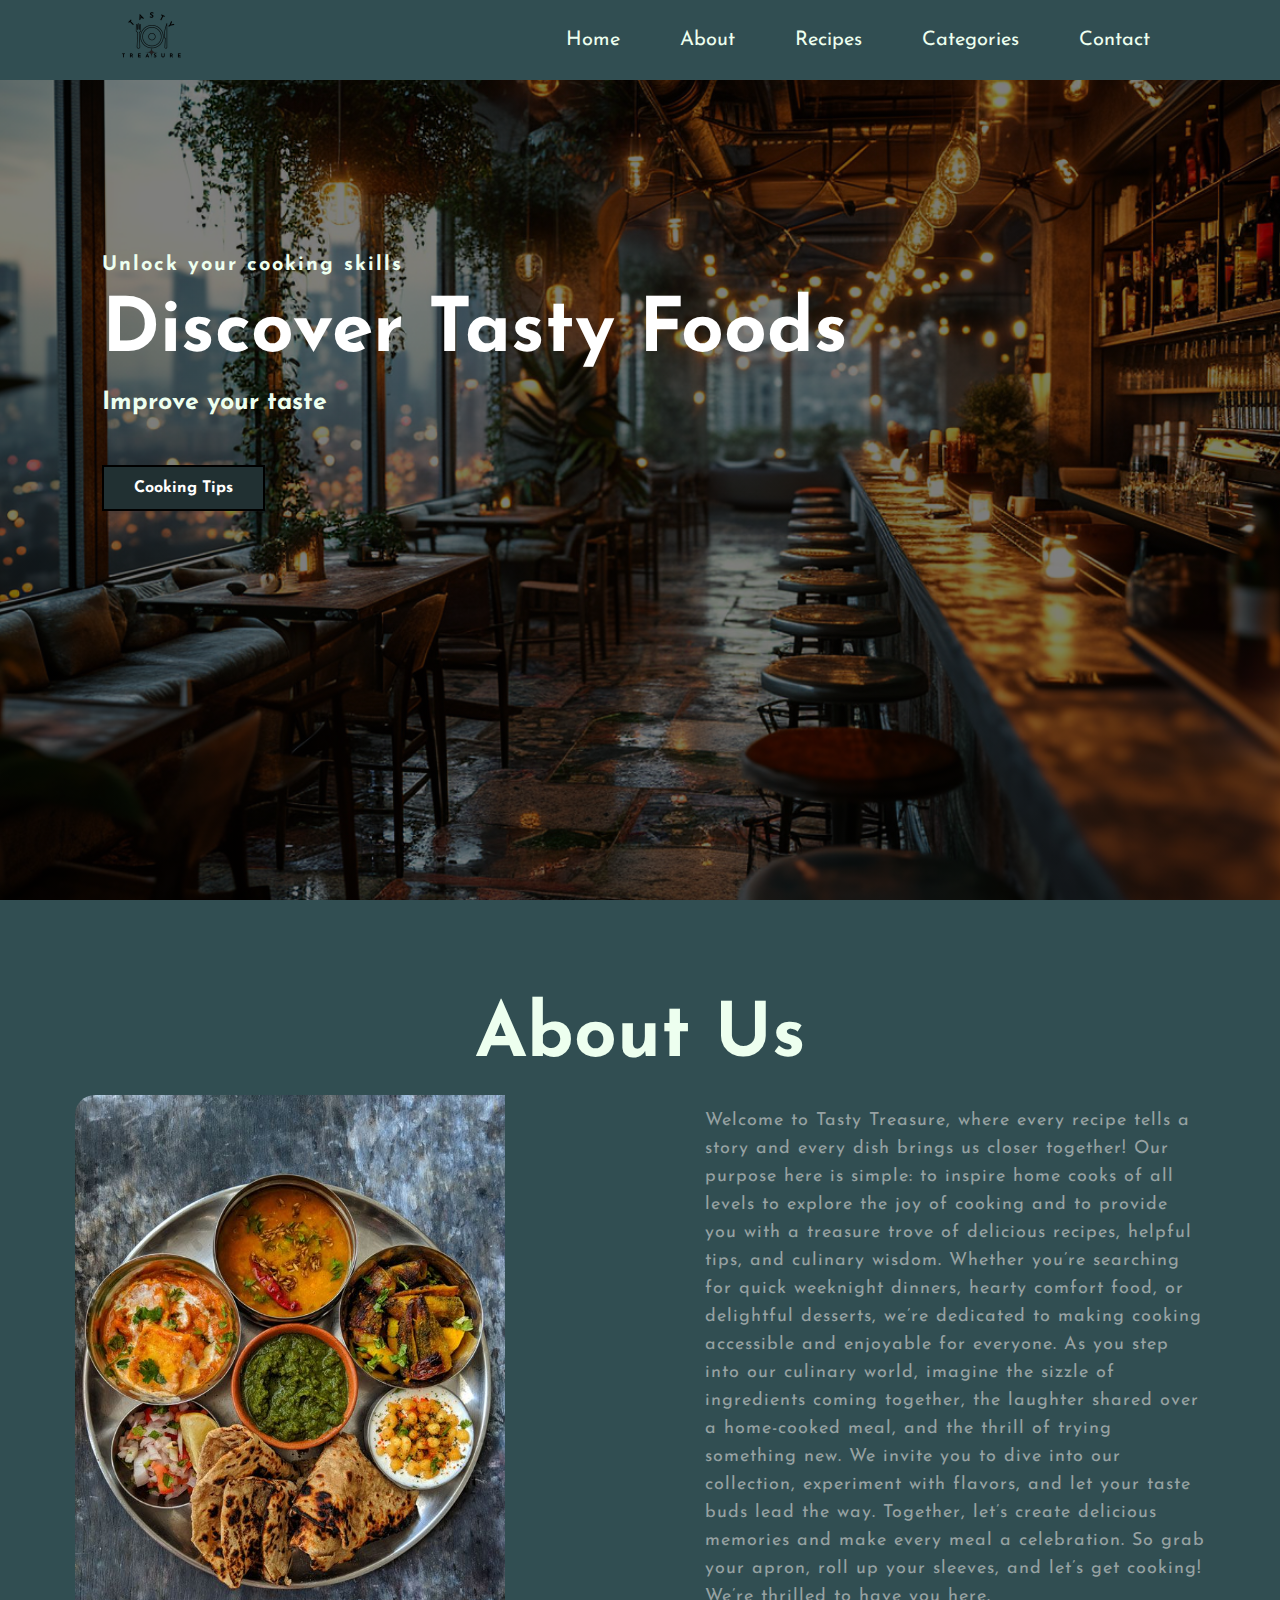
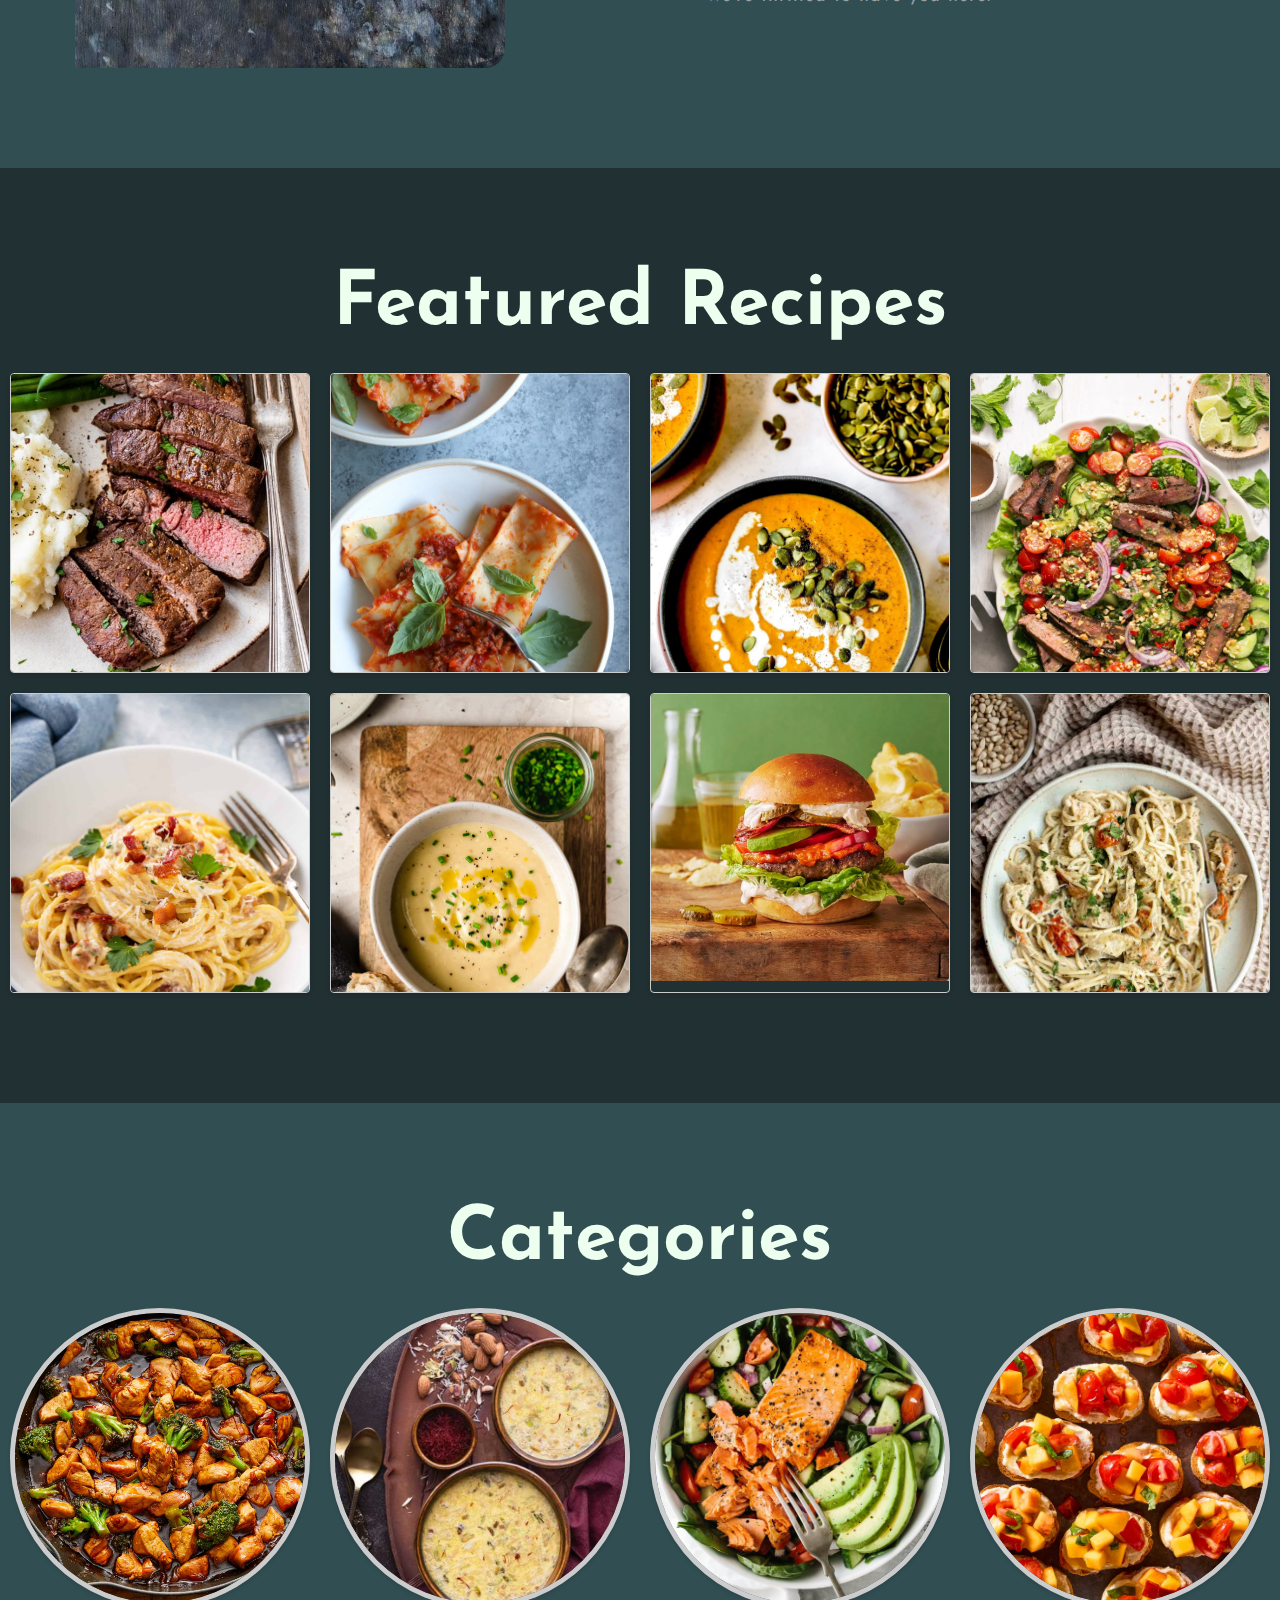
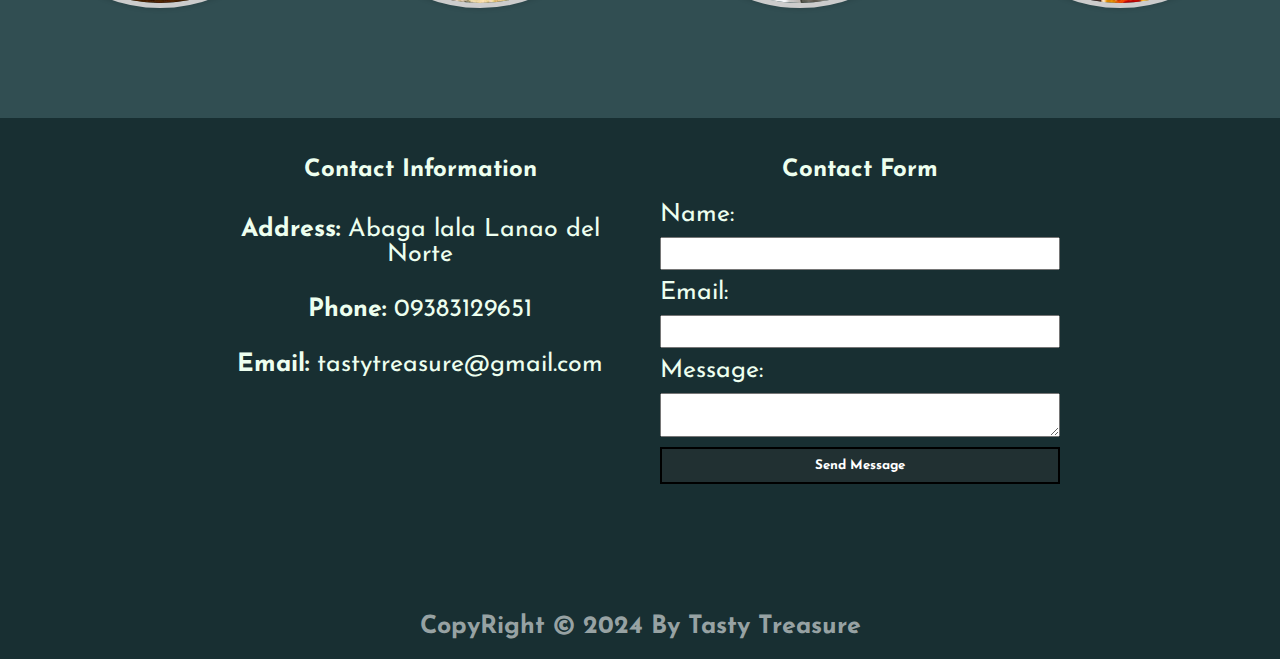
<file: index.html>
<!DOCTYPE html>
<html lang="en">

<head>
    <meta charset="UTF-8">
    <meta http-equiv="X-UA-Compatible" content="IE=edge">
    <meta name="viewport" content="width=device-width, initial-scale=1.0">
    <link rel="stylesheet" href="styles.css">
    <link href="https://fonts.googleapis.com/css2?family=Josefin+Sans:ital,wght@0,400;1,200;1,300;1,600&display=swap"
        rel="stylesheet">
    <link rel="stylesheet" href="https://cdnjs.cloudflare.com/ajax/libs/font-awesome/6.4.0/css/all.min.css"
        integrity="sha512-iecdLmaskl7CVkqkXNQ/ZH/XLlvWZOJyj7Yy7tcenmpD1ypASozpmT/E0iPtmFIB46ZmdtAc9eNBvH0H/ZpiBw=="
        crossorigin="anonymous" referrerpolicy="no-referrer" />
    <title> Tasty Treasure</title>
</head>

<body>
    <header>
        <a href="#" class="logo"><img src="logo.png" alt="" style="width: 50%; margin-top: 3%;"></a>
         <!-- <div class="logo">Tasty Treasure</div> -->
         
        <div class="nav-bar">
            <ul>
                <li><a href="#home">Home</a></li>
                <li><a href="#about">About</a></li>
                <li><a href="#recipes">Recipes</a></li>
                <li><a href="#categories">Categories</a></li>
                <li><a href="#contact">Contact</a></li>
            </ul>
            <div class="fas fa bars"></div>
        </div>
    </header>

    <!---Home section Start ---------------------------------->
    <section id="home">
    <div class="hero">
        <div class="content">
            <h4>Unlock your cooking skills</h4>
            <h1>Discover Tasty Foods</h1>
            <h3>Improve your taste</h3>
            <div class="button"><a href="cookingtips.html">Cooking Tips</a></div>
        </div>
    </div>
    <!----About Section Start---------------------------------->
    <section id="about" class="about">
        <h2>About Us</h2>
        <div class="main">
            <img src="foods.jfif" alt="">
            <div class="about-text">
                <p>Welcome to Tasty Treasure, where every recipe tells a story and every dish brings us closer together!
                    Our purpose here is simple: to inspire home cooks of all levels to explore the joy of cooking and to provide you with a treasure trove of delicious recipes, helpful tips, and culinary wisdom. Whether you’re searching for quick weeknight dinners, hearty comfort food, or delightful desserts, we’re dedicated to making cooking accessible and enjoyable for everyone.
                    As you step into our culinary world, imagine the sizzle of ingredients coming together, the laughter shared over a home-cooked meal, and the thrill of trying something new. We invite you to dive into our collection, experiment with flavors, and let your taste buds lead the way.
                    Together, let’s create delicious memories and make every meal a celebration. So grab your apron, roll up your sleeves, and let’s get cooking! We’re thrilled to have you here.</p>

            </div>
        </div>
    </section>
    <!-----Recipes Section Start---------------------------------->
    <section id="recipes">
    <div class="recipe">
        <h2>Featured Recipes</h2>
        <div class="box">
            <div class="card">
                <img src="r1.jfif" alt="">
                <div class="content">
                    <h3>Beef Steak</h3>
                    <P> </P>
                    <button><a href="beefsteak.html" style="text-decoration: none; color: aliceblue;">View Recipe</a></button>
                </div>
            </div>
            <div class="card">
                <img src="r2.jfif" alt="">
                <div class="content">
                    <h3>Broken Lasagna</h3>
                    <P> </P>
                    <button><a href="lasagna.html" style="text-decoration: none; color: aliceblue;">View Recipe</a></button>
                </div>
            </div>
            <div class="card">
                <img src="r3.jfif" alt="">
                <div class="content">
                    <h3>Pumpkin Soup</h3>
                    <P></P>
                    <button><a href="pumpkin.html" style="text-decoration: none; color: aliceblue;">View Recipe</a></button>
                </div>
            </div>
            <div class="card">
                <img src="r4.jfif" alt="">
                <div class="content">
                    <h3>Thai beef salad</h3>
                    <P></P>
                    <button><a href="thai.html" style="text-decoration: none; color: aliceblue;">View Recipe</a></button>
                </div>
            </div>
            <div class="card">
                <img src="r5.jfif" alt="">
                <div class="content">
                    <h3>Spaghetti Carbonara</h3>
                    <P></P>
                    <button><a href="carbonara.html" style="text-decoration: none; color: aliceblue;">View Recipe</a></button>
                </div>
            </div>
            <div class="card">
                <img src="r6.jfif" alt="">
                <div class="content">
                    <h3>Potato and leek soup</h3>
                    <P></P>
                    <button><a href="potato.html" style="text-decoration: none; color: aliceblue;">View Recipe</a></button>
                </div>
            </div>
            <div class="card">
                <img src="r7.jfif" alt="">
                <div class="content">
                    <h3>Classic beef burger </h3>
                    <P></P>
                    <button><a href="clasic.html" style="text-decoration: none; color: aliceblue;">View Recipe</a></button>
                </div>
            </div>
            <div class="card">
                <img src="r8.jfif" alt="">
                <div class="content">
                    <h3>Creamy chicken pesto pasta</h3>
                    <P></P>
                    <button><a href="creamy.html" style="text-decoration: none; color: aliceblue;">View Recipe</a></button>
                </div>
            </div>
        </div>
    </div>
    <!--------------categories section-------------------------------->
    <section id="categories">
    <div class="categories">
        <h2>categories</h2>
        <div class="box">
            <div class="ca-card">
                <img src="maincourse.jpg" alt="">
                <div class="content">
                    <h3>Main Courses</h3>
                    <p>The most important part of a meal in which there are different parts served separately.</p>
                    <button><a href="main.html" style="text-decoration: none; color: aliceblue;">Read More</a></button>
                </div>
            </div>
            <div class="ca-card">
                <img src="desserts.jfif" alt="">
                <div class="content">
                    <h3>Desserts</h3>
                    <p>A sweet course or dish usually served at the end of a meal.</p>
                    <button><a href="dessert.html" style="text-decoration: none; color: aliceblue;">Read More</a></button>
                </div>
            </div>
            <div class="ca-card">
                <img src="healthyeats.jfif" alt="">
                <div class="content">
                    <h3>Healthy Eats</h3>
                    <p>Give you the nutrients you need to maintain your health, feel good, and have energy.</p>
                    <button><a href="healthy.html" style="text-decoration: none; color: aliceblue;">Read More</a></button>
                </div>
            </div>
            <div class="ca-card">
                <img src="appetizer.jpg" alt="">
                <div class="content">
                    <h3>Appetizer</h3>
                    <p>A small dish served before the main course of a meal to stimulate the appetite</p>
                    <button><a href="appetizer.html" style="text-decoration: none; color: aliceblue;">Read More</a></button>
                </div>
            </div>
        </div>
    </div>
    <!------------contact section-------------------------->
    <section id="contact">
    <section class="contact">
        <div class="contact-info">
            <h2>Contact Information</h2>
            <p><strong>Address:</strong> Abaga lala Lanao del Norte</p>
            <p><strong>Phone:</strong> 09383129651</p>
            <p><strong>Email:</strong> tastytreasure@gmail.com</p>
        </div>
        <div class="contact-form">
            <h2>Contact Form</h2>
            <form action="https://api.web3forms.com/submit" method="POST">
                <input type="hidden" name="access_key" value="3b6e5824-6068-4e71-9b58-ca8305885888">
                <label for="name">Name:</label>
                <input type="text" name="name" id="name" required>
                <label for="email">Email:</label>
                <input type="email" name="email" id="email" required>
                <label for="message">Message:</label>
                <textarea name="message" id="message"  required></textarea>
                <button type="submit">Send Message</button>
            </form>
        </div>
    </section>
<footer>
    <div class="social-icons">
        <a href="#" class="social-icon"> <i class="fab fa-facebook"></i> </a>
        <a href="#" class="social-icon"> <i class="fab fa-twitter"></i> </a>
        <a href="#" class="social-icon"> <i class="fab fa-instagram"></i> </a>
    </div>
    <h5>CopyRight © 2024 By Tasty Treasure </h5>
</footer>
</body>

</html>
</file>
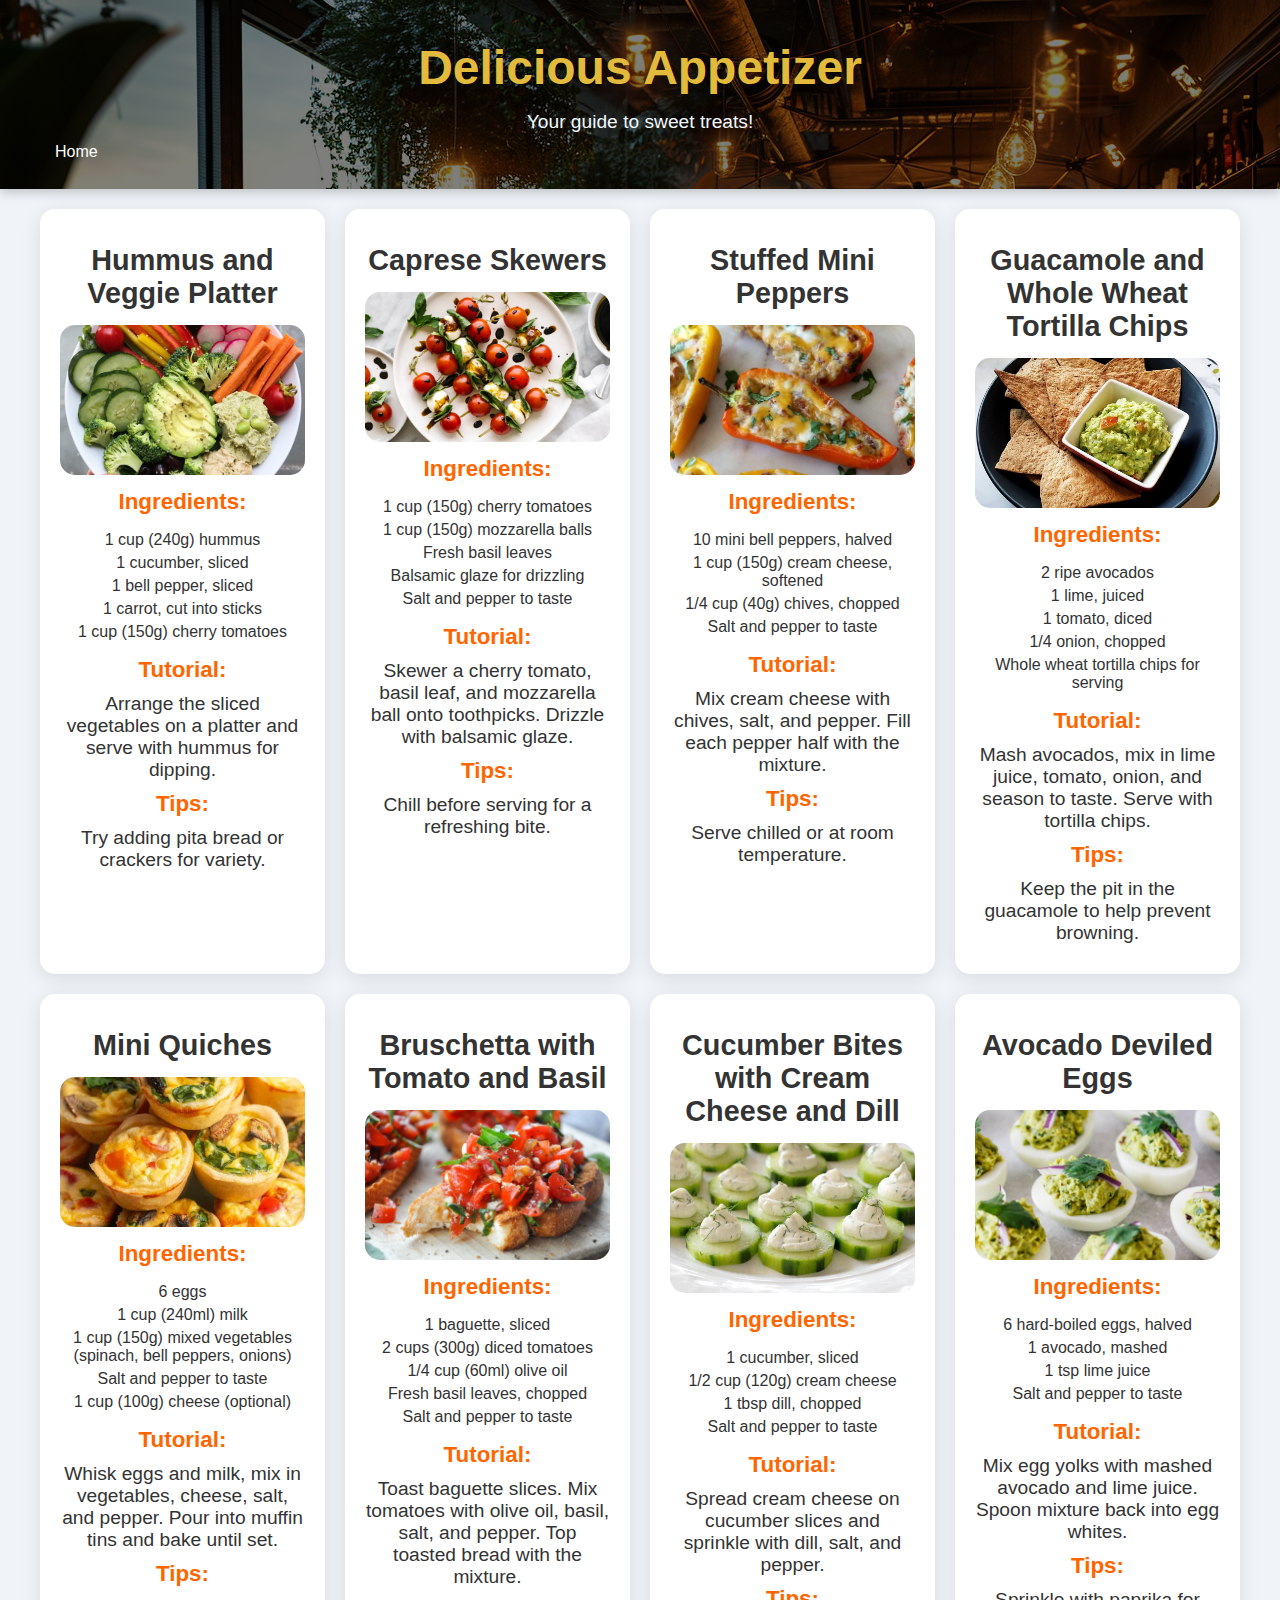
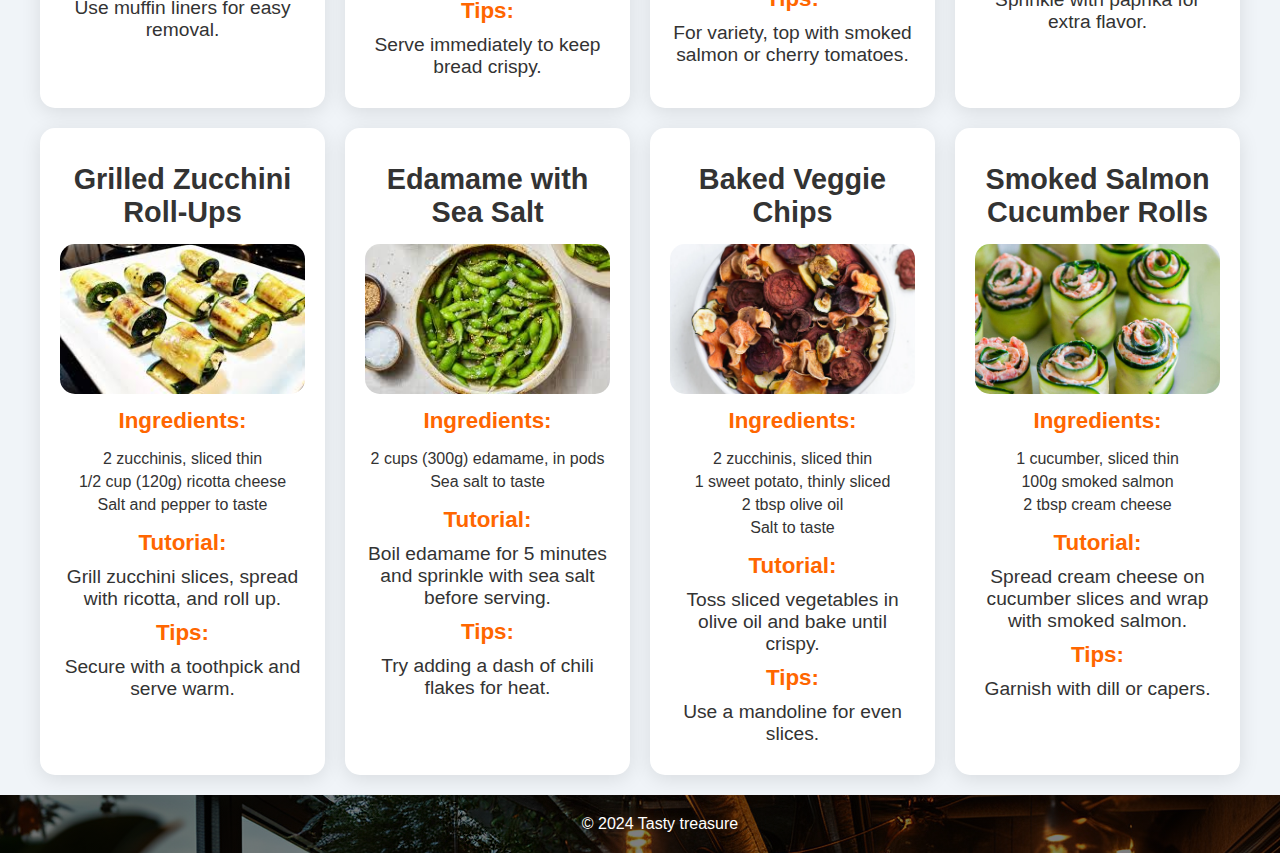
<file: appetizer.html>
<!DOCTYPE html>
<html lang="en">
<head>
    <meta charset="UTF-8">
    <meta name="viewport" content="width=device-width, initial-scale=1.0">
    <title>Delicious Appetizer</title>
    <link rel="stylesheet" href="categories.css">
</head>
<body>
    <header>
        <h1>Delicious Appetizer</h1>
        <nav>
            <ul>
                <p style="color: aliceblue;">Your guide to sweet treats!</p>
                <li style="float: left;"><a href="index.html">Home</a></li>

            </ul>
        </nav>
        
    </header>

    <main>
        <section class="desserts">
            <article class="dessert">
                <h2>Hummus and Veggie Platter</h2>
    <img src="hummus.jpg" alt="Hummus and Veggie Platter">
    <h3>Ingredients:</h3>
    <ul>
        <li>1 cup (240g) hummus</li>
        <li>1 cucumber, sliced</li>
        <li>1 bell pepper, sliced</li>
        <li>1 carrot, cut into sticks</li>
        <li>1 cup (150g) cherry tomatoes</li>
    </ul>
    <h3>Tutorial:</h3>
    <p>Arrange the sliced vegetables on a platter and serve with hummus for dipping.</p>
    <h3>Tips:</h3>
    <p>Try adding pita bread or crackers for variety.</p>
            </article>

            <article class="dessert">
                <h2>Caprese Skewers</h2>
    <img src="caprese.jpg" alt="Caprese Skewers">
    <h3>Ingredients:</h3>
    <ul>
        <li>1 cup (150g) cherry tomatoes</li>
        <li>1 cup (150g) mozzarella balls</li>
        <li>Fresh basil leaves</li>
        <li>Balsamic glaze for drizzling</li>
        <li>Salt and pepper to taste</li>
    </ul>
    <h3>Tutorial:</h3>
    <p>Skewer a cherry tomato, basil leaf, and mozzarella ball onto toothpicks. Drizzle with balsamic glaze.</p>
    <h3>Tips:</h3>
    <p>Chill before serving for a refreshing bite.</p>
            </article>

            <article class="dessert">
                <h2>Stuffed Mini Peppers</h2>
                <img src="mini.jpg" alt="Stuffed Mini Peppers">
                <h3>Ingredients:</h3>
                <ul>
                    <li>10 mini bell peppers, halved</li>
                    <li>1 cup (150g) cream cheese, softened</li>
                    <li>1/4 cup (40g) chives, chopped</li>
                    <li>Salt and pepper to taste</li>
                </ul>
                <h3>Tutorial:</h3>
                <p>Mix cream cheese with chives, salt, and pepper. Fill each pepper half with the mixture.</p>
                <h3>Tips:</h3>
                <p>Serve chilled or at room temperature.</p>
            </article>

            <article class="dessert">
                <h2>Guacamole and Whole Wheat Tortilla Chips</h2>
    <img src="tortilla.jpg" alt="Guacamole and Whole Wheat Tortilla Chips">
    <h3>Ingredients:</h3>
    <ul>
        <li>2 ripe avocados</li>
        <li>1 lime, juiced</li>
        <li>1 tomato, diced</li>
        <li>1/4 onion, chopped</li>
        <li>Whole wheat tortilla chips for serving</li>
    </ul>
    <h3>Tutorial:</h3>
    <p>Mash avocados, mix in lime juice, tomato, onion, and season to taste. Serve with tortilla chips.</p>
    <h3>Tips:</h3>
    <p>Keep the pit in the guacamole to help prevent browning.</p>
            </article>

            <article class="dessert">
                <h2>Mini Quiches</h2>
    <img src="quiches.jpg" alt="Mini Quiches">
    <h3>Ingredients:</h3>
    <ul>
        <li>6 eggs</li>
        <li>1 cup (240ml) milk</li>
        <li>1 cup (150g) mixed vegetables (spinach, bell peppers, onions)</li>
        <li>Salt and pepper to taste</li>
        <li>1 cup (100g) cheese (optional)</li>
    </ul>
    <h3>Tutorial:</h3>
    <p>Whisk eggs and milk, mix in vegetables, cheese, salt, and pepper. Pour into muffin tins and bake until set.</p>
    <h3>Tips:</h3>
    <p>Use muffin liners for easy removal.</p>
            </article>

            <article class="dessert">
                <h2>Bruschetta with Tomato and Basil</h2>
    <img src="basil.jpg" alt="Bruschetta with Tomato and Basil">
    <h3>Ingredients:</h3>
    <ul>
        <li>1 baguette, sliced</li>
        <li>2 cups (300g) diced tomatoes</li>
        <li>1/4 cup (60ml) olive oil</li>
        <li>Fresh basil leaves, chopped</li>
        <li>Salt and pepper to taste</li>
    </ul>
    <h3>Tutorial:</h3>
    <p>Toast baguette slices. Mix tomatoes with olive oil, basil, salt, and pepper. Top toasted bread with the mixture.</p>
    <h3>Tips:</h3>
    <p>Serve immediately to keep bread crispy.</p>
            </article>

            <article class="dessert">
                <h2>Cucumber Bites with Cream Cheese and Dill</h2>
    <img src="cucu.jpg" alt="Cucumber Bites">
    <h3>Ingredients:</h3>
    <ul>
        <li>1 cucumber, sliced</li>
        <li>1/2 cup (120g) cream cheese</li>
        <li>1 tbsp dill, chopped</li>
        <li>Salt and pepper to taste</li>
    </ul>
    <h3>Tutorial:</h3>
    <p>Spread cream cheese on cucumber slices and sprinkle with dill, salt, and pepper.</p>
    <h3>Tips:</h3>
    <p>For variety, top with smoked salmon or cherry tomatoes.</p>
            </article>

            <article class="dessert">
                <h2>Avocado Deviled Eggs</h2>
    <img src="deviled.jpg" alt="Avocado Deviled Eggs">
    <h3>Ingredients:</h3>
    <ul>
        <li>6 hard-boiled eggs, halved</li>
        <li>1 avocado, mashed</li>
        <li>1 tsp lime juice</li>
        <li>Salt and pepper to taste</li>
    </ul>
    <h3>Tutorial:</h3>
    <p>Mix egg yolks with mashed avocado and lime juice. Spoon mixture back into egg whites.</p>
    <h3>Tips:</h3>
    <p>Sprinkle with paprika for extra flavor.</p>
            </article>

            <article class="dessert">
                <h2>Grilled Zucchini Roll-Ups</h2>
    <img src="roll.jpg" alt="Grilled Zucchini Roll-Ups">
    <h3>Ingredients:</h3>
    <ul>
        <li>2 zucchinis, sliced thin</li>
        <li>1/2 cup (120g) ricotta cheese</li>
        <li>Salt and pepper to taste</li>
    </ul>
    <h3>Tutorial:</h3>
    <p>Grill zucchini slices, spread with ricotta, and roll up.</p>
    <h3>Tips:</h3>
    <p>Secure with a toothpick and serve warm.</p>
            </article>

            <article class="dessert">
                <h2>Edamame with Sea Salt</h2>
    <img src="eda.jpg" alt="Edamame with Sea Salt">
    <h3>Ingredients:</h3>
    <ul>
        <li>2 cups (300g) edamame, in pods</li>
        <li>Sea salt to taste</li>
    </ul>
    <h3>Tutorial:</h3>
    <p>Boil edamame for 5 minutes and sprinkle with sea salt before serving.</p>
    <h3>Tips:</h3>
    <p>Try adding a dash of chili flakes for heat.</p>
            </article>

            <article class="dessert">
                <h2>Baked Veggie Chips</h2>
    <img src="baked.jpg" alt="Baked Veggie Chips">
    <h3>Ingredients:</h3>
    <ul>
        <li>2 zucchinis, sliced thin</li>
        <li>1 sweet potato, thinly sliced</li>
        <li>2 tbsp olive oil</li>
        <li>Salt to taste</li>
    </ul>
    <h3>Tutorial:</h3>
    <p>Toss sliced vegetables in olive oil and bake until crispy.</p>
    <h3>Tips:</h3>
    <p>Use a mandoline for even slices.</p>
            </article>

            <article class="dessert">
                <h2>Smoked Salmon Cucumber Rolls</h2>
    <img src="smoked.jpg" alt="Smoked Salmon Rolls">
    <h3>Ingredients:</h3>
    <ul>
        <li>1 cucumber, sliced thin</li>
        <li>100g smoked salmon</li>
        <li>2 tbsp cream cheese</li>
    </ul>
    <h3>Tutorial:</h3>
    <p>Spread cream cheese on cucumber slices and wrap with smoked salmon.</p>
    <h3>Tips:</h3>
    <p>Garnish with dill or capers.</p>
            </article>


        </section>
    </main>

    <footer>
        <p>&copy; 2024 Tasty treasure</p>
    </footer>
</body>
</html>
</file>
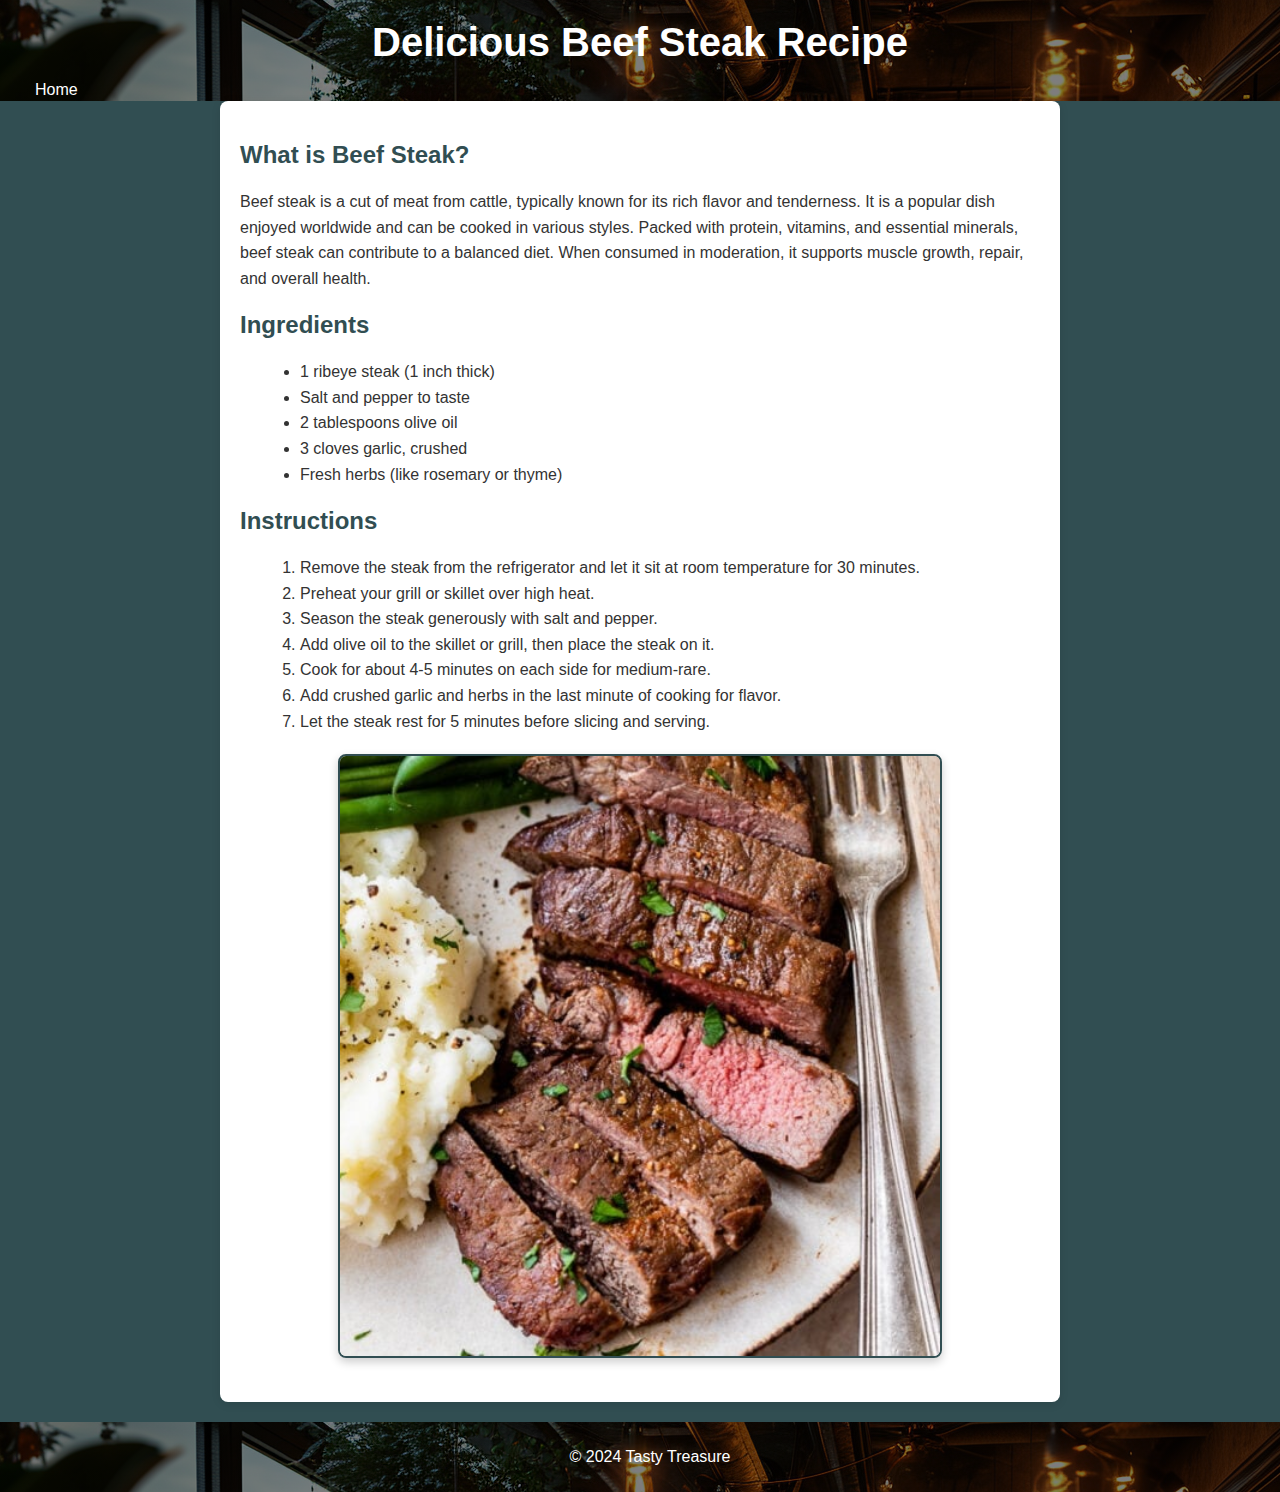
<file: beefsteak.html>
<!DOCTYPE html>
<html lang="en">
<head>
    <meta charset="UTF-8">
    <meta name="viewport" content="width=device-width, initial-scale=1.0">
    <title>Beef Steak Recipe</title>
    <link rel="stylesheet" href="recipe.css">
</head>
<body>
    <header>
        <h1>Delicious Beef Steak Recipe</h1> <nav>
            <ul>
                <li style="float: left;"><a href="index.html">Home</a></li>

            </ul>
        </nav>

    </header>
    <main>
        <section class="intro">
            <h2>What is Beef Steak?</h2>
            <p>
                Beef steak is a cut of meat from cattle, typically known for its rich flavor and tenderness. It is a popular dish enjoyed worldwide and can be cooked in various styles. Packed with protein, vitamins, and essential minerals, beef steak can contribute to a balanced diet. When consumed in moderation, it supports muscle growth, repair, and overall health.
            </p>
        </section>
        <section class="recipe">
            <h2>Ingredients</h2>
            <ul>
                <li>1 ribeye steak (1 inch thick)</li>
                <li>Salt and pepper to taste</li>
                <li>2 tablespoons olive oil</li>
                <li>3 cloves garlic, crushed</li>
                <li>Fresh herbs (like rosemary or thyme)</li>
            </ul>
            <h2>Instructions</h2>
            <ol>
                <li>Remove the steak from the refrigerator and let it sit at room temperature for 30 minutes.</li>
                <li>Preheat your grill or skillet over high heat.</li>
                <li>Season the steak generously with salt and pepper.</li>
                <li>Add olive oil to the skillet or grill, then place the steak on it.</li>
                <li>Cook for about 4-5 minutes on each side for medium-rare.</li>
                <li>Add crushed garlic and herbs in the last minute of cooking for flavor.</li>
                <li>Let the steak rest for 5 minutes before slicing and serving.</li>
            </ol>
        </section>
        <section class="image-container">
            <img src="r1.jfif" alt="Beef Steak" />
        </section>
    </main>
    <footer>
        <p>&copy; 2024 Tasty Treasure</p>
    </footer>
</body>
</html>
</file>
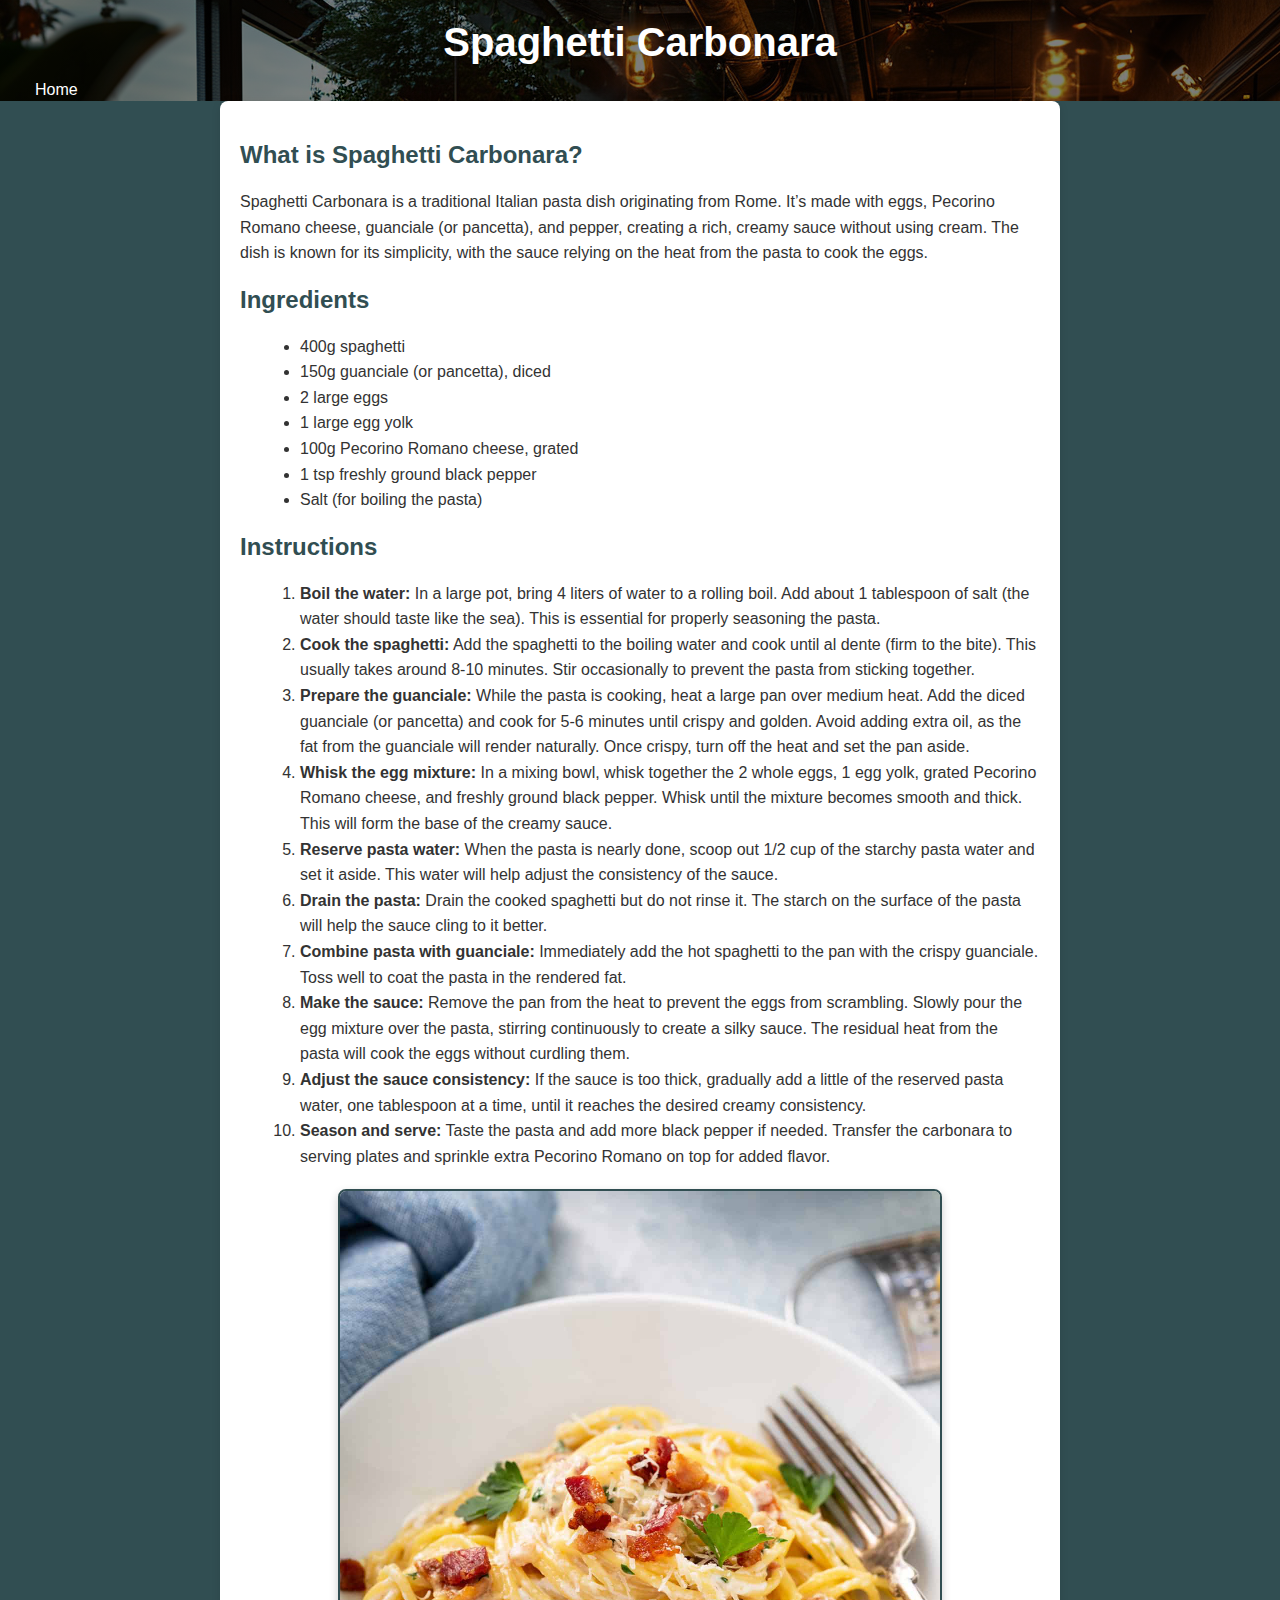
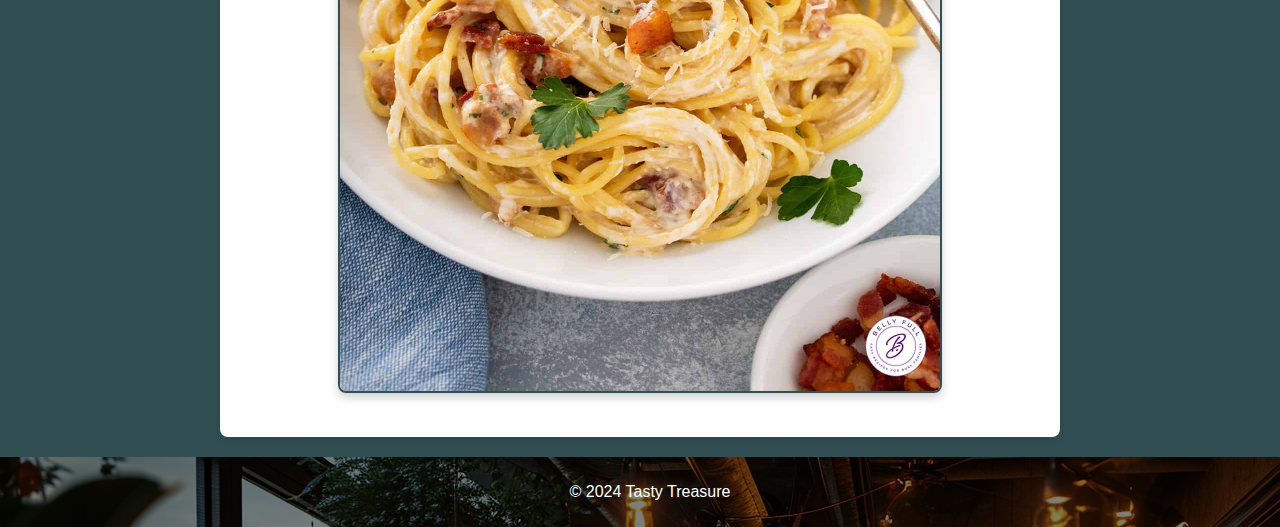
<file: carbonara.html>
<!DOCTYPE html>
<html lang="en">
<head>
    <meta charset="UTF-8">
    <meta name="viewport" content="width=device-width, initial-scale=1.0">
    <title>Spaghetti Carbonara Recipe</title>
    <link rel="stylesheet" href="recipe.css">
</head>
<body>
    <header>
        <h1>Spaghetti Carbonara</h1> <nav>
            <ul>
                <li style="float: left;"><a href="index.html">Home</a></li>

            </ul>
        </nav>

    </header>
    <main>
        <section class="intro">
            <h2>What is Spaghetti Carbonara?</h2>
            <p>Spaghetti Carbonara is a traditional Italian pasta dish originating from Rome. 
                It’s made with eggs, Pecorino Romano cheese, guanciale (or pancetta), and pepper, 
                creating a rich, creamy sauce without using cream. The dish is known for its 
                simplicity, with the sauce relying on the heat from the pasta to cook the eggs.</p>
            
        </section>
        <section class="recipe">
            <h2>Ingredients</h2>
            <ul>
                <li>400g spaghetti</li>
        <li>150g guanciale (or pancetta), diced</li>
        <li>2 large eggs</li>
        <li>1 large egg yolk</li>
        <li>100g Pecorino Romano cheese, grated</li>
        <li>1 tsp freshly ground black pepper</li>
        <li>Salt (for boiling the pasta)</li>
            </ul>
            <h2>Instructions</h2>
            <ol>
                <li><strong>Boil the water:</strong> In a large pot, bring 4 liters of water to a rolling boil. Add about 1 tablespoon of salt (the water should taste like the sea). This is essential for properly seasoning the pasta.</li>

        <li><strong>Cook the spaghetti:</strong> Add the spaghetti to the boiling water and cook until al dente (firm to the bite). This usually takes around 8-10 minutes. Stir occasionally to prevent the pasta from sticking together.</li>

        <li><strong>Prepare the guanciale:</strong> While the pasta is cooking, heat a large pan over medium heat. Add the diced guanciale (or pancetta) and cook for 5-6 minutes until crispy and golden. Avoid adding extra oil, as the fat from the guanciale will render naturally. Once crispy, turn off the heat and set the pan aside.</li>

        <li><strong>Whisk the egg mixture:</strong> In a mixing bowl, whisk together the 2 whole eggs, 1 egg yolk, grated Pecorino Romano cheese, and freshly ground black pepper. Whisk until the mixture becomes smooth and thick. This will form the base of the creamy sauce.</li>

        <li><strong>Reserve pasta water:</strong> When the pasta is nearly done, scoop out 1/2 cup of the starchy pasta water and set it aside. This water will help adjust the consistency of the sauce.</li>

        <li><strong>Drain the pasta:</strong> Drain the cooked spaghetti but do not rinse it. The starch on the surface of the pasta will help the sauce cling to it better.</li>

        <li><strong>Combine pasta with guanciale:</strong> Immediately add the hot spaghetti to the pan with the crispy guanciale. Toss well to coat the pasta in the rendered fat.</li>

        <li><strong>Make the sauce:</strong> Remove the pan from the heat to prevent the eggs from scrambling. Slowly pour the egg mixture over the pasta, stirring continuously to create a silky sauce. The residual heat from the pasta will cook the eggs without curdling them.</li>

        <li><strong>Adjust the sauce consistency:</strong> If the sauce is too thick, gradually add a little of the reserved pasta water, one tablespoon at a time, until it reaches the desired creamy consistency.</li>

        <li><strong>Season and serve:</strong> Taste the pasta and add more black pepper if needed. Transfer the carbonara to serving plates and sprinkle extra Pecorino Romano on top for added flavor.</li>
            </ol>
        </section>
        <section class="image-container">
            <img src="r5.jfif" alt="Pumpkin soup" />
        </section>
    </main>
    <footer>
        <p>&copy; 2024 Tasty Treasure</p>
    </footer>
</body>
</html>
</file>
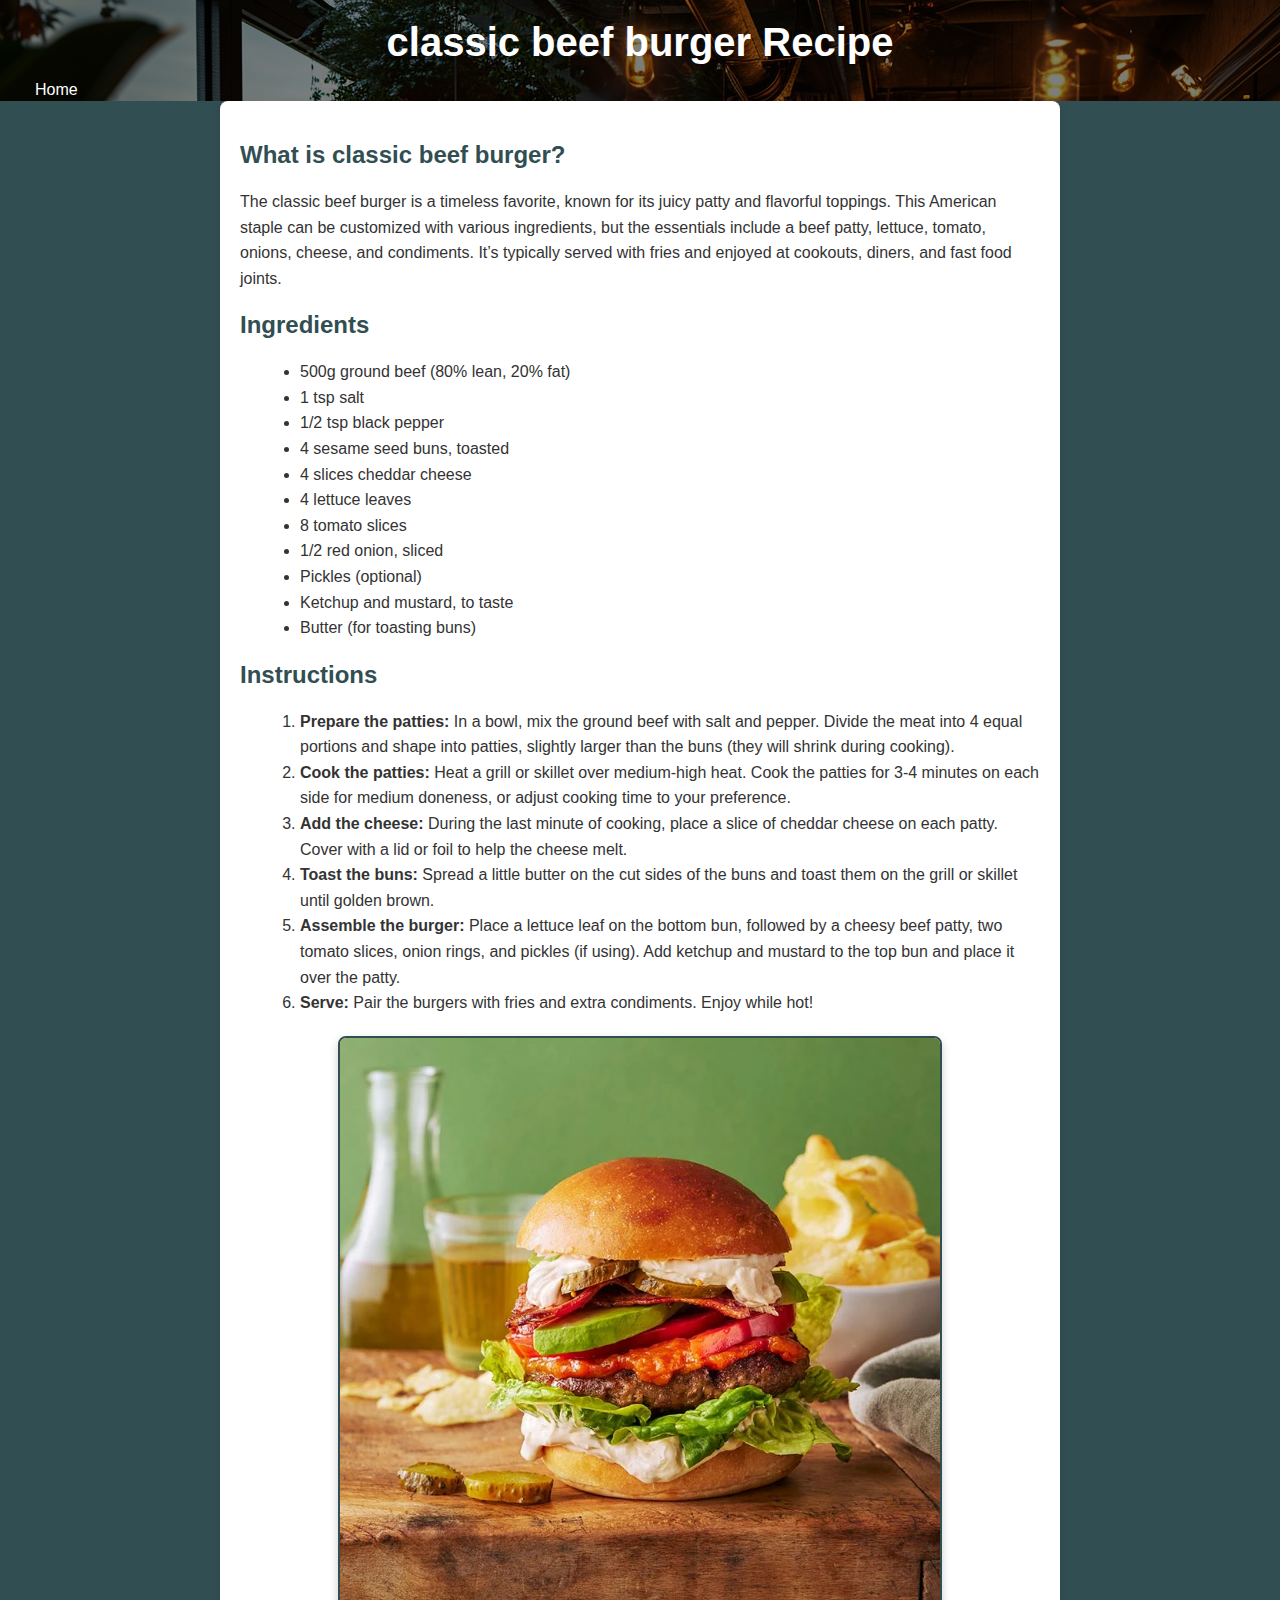
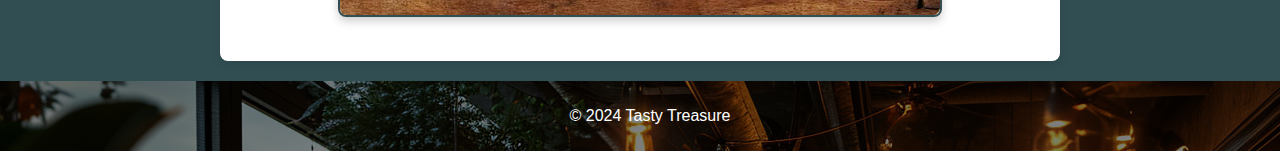
<file: clasic.html>
<!DOCTYPE html>
<html lang="en">
<head>
    <meta charset="UTF-8">
    <meta name="viewport" content="width=device-width, initial-scale=1.0">
    <title>classic beef burger Recipe</title>
    <link rel="stylesheet" href="recipe.css">
</head>
<body>
    <header>
        <h1>classic beef burger Recipe</h1> <nav>
            <ul>
                <li style="float: left;"><a href="index.html">Home</a></li>

            </ul>
        </nav>

    </header>
    <main>
        <section class="intro">
            <h2>What is classic beef burger?</h2>
            <p>The classic beef burger is a timeless favorite, known for its juicy patty and flavorful toppings. 
                This American staple can be customized with various ingredients, but the essentials include a beef patty, 
                lettuce, tomato, onions, cheese, and condiments. It’s typically served with fries and enjoyed at cookouts, 
                diners, and fast food joints.</p>
            </section>
        <section class="recipe">
            <h2>Ingredients</h2>
            <ul>
                <li>500g ground beef (80% lean, 20% fat)</li>
        <li>1 tsp salt</li>
        <li>1/2 tsp black pepper</li>
        <li>4 sesame seed buns, toasted</li>
        <li>4 slices cheddar cheese</li>
        <li>4 lettuce leaves</li>
        <li>8 tomato slices</li>
        <li>1/2 red onion, sliced</li>
        <li>Pickles (optional)</li>
        <li>Ketchup and mustard, to taste</li>
        <li>Butter (for toasting buns)</li>
            </ul>
            <h2>Instructions</h2>
            <ol>
                <li><strong>Prepare the patties:</strong> In a bowl, mix the ground beef with salt and pepper. Divide the meat into 4 equal portions and shape into patties, slightly larger than the buns (they will shrink during cooking).</li>

        <li><strong>Cook the patties:</strong> Heat a grill or skillet over medium-high heat. Cook the patties for 3-4 minutes on each side for medium doneness, or adjust cooking time to your preference.</li>

        <li><strong>Add the cheese:</strong> During the last minute of cooking, place a slice of cheddar cheese on each patty. Cover with a lid or foil to help the cheese melt.</li>

        <li><strong>Toast the buns:</strong> Spread a little butter on the cut sides of the buns and toast them on the grill or skillet until golden brown.</li>

        <li><strong>Assemble the burger:</strong> Place a lettuce leaf on the bottom bun, followed by a cheesy beef patty, two tomato slices, onion rings, and pickles (if using). Add ketchup and mustard to the top bun and place it over the patty.</li>

        <li><strong>Serve:</strong> Pair the burgers with fries and extra condiments. Enjoy while hot!</li>
    
            </ol>
        </section>
        <section class="image-container">
            <img src="r7.jfif" alt="Pumpkin soup" />
        </section>
    </main>
    <footer>
        <p>&copy; 2024 Tasty Treasure</p>
    </footer>
</body>
</html>
</file>
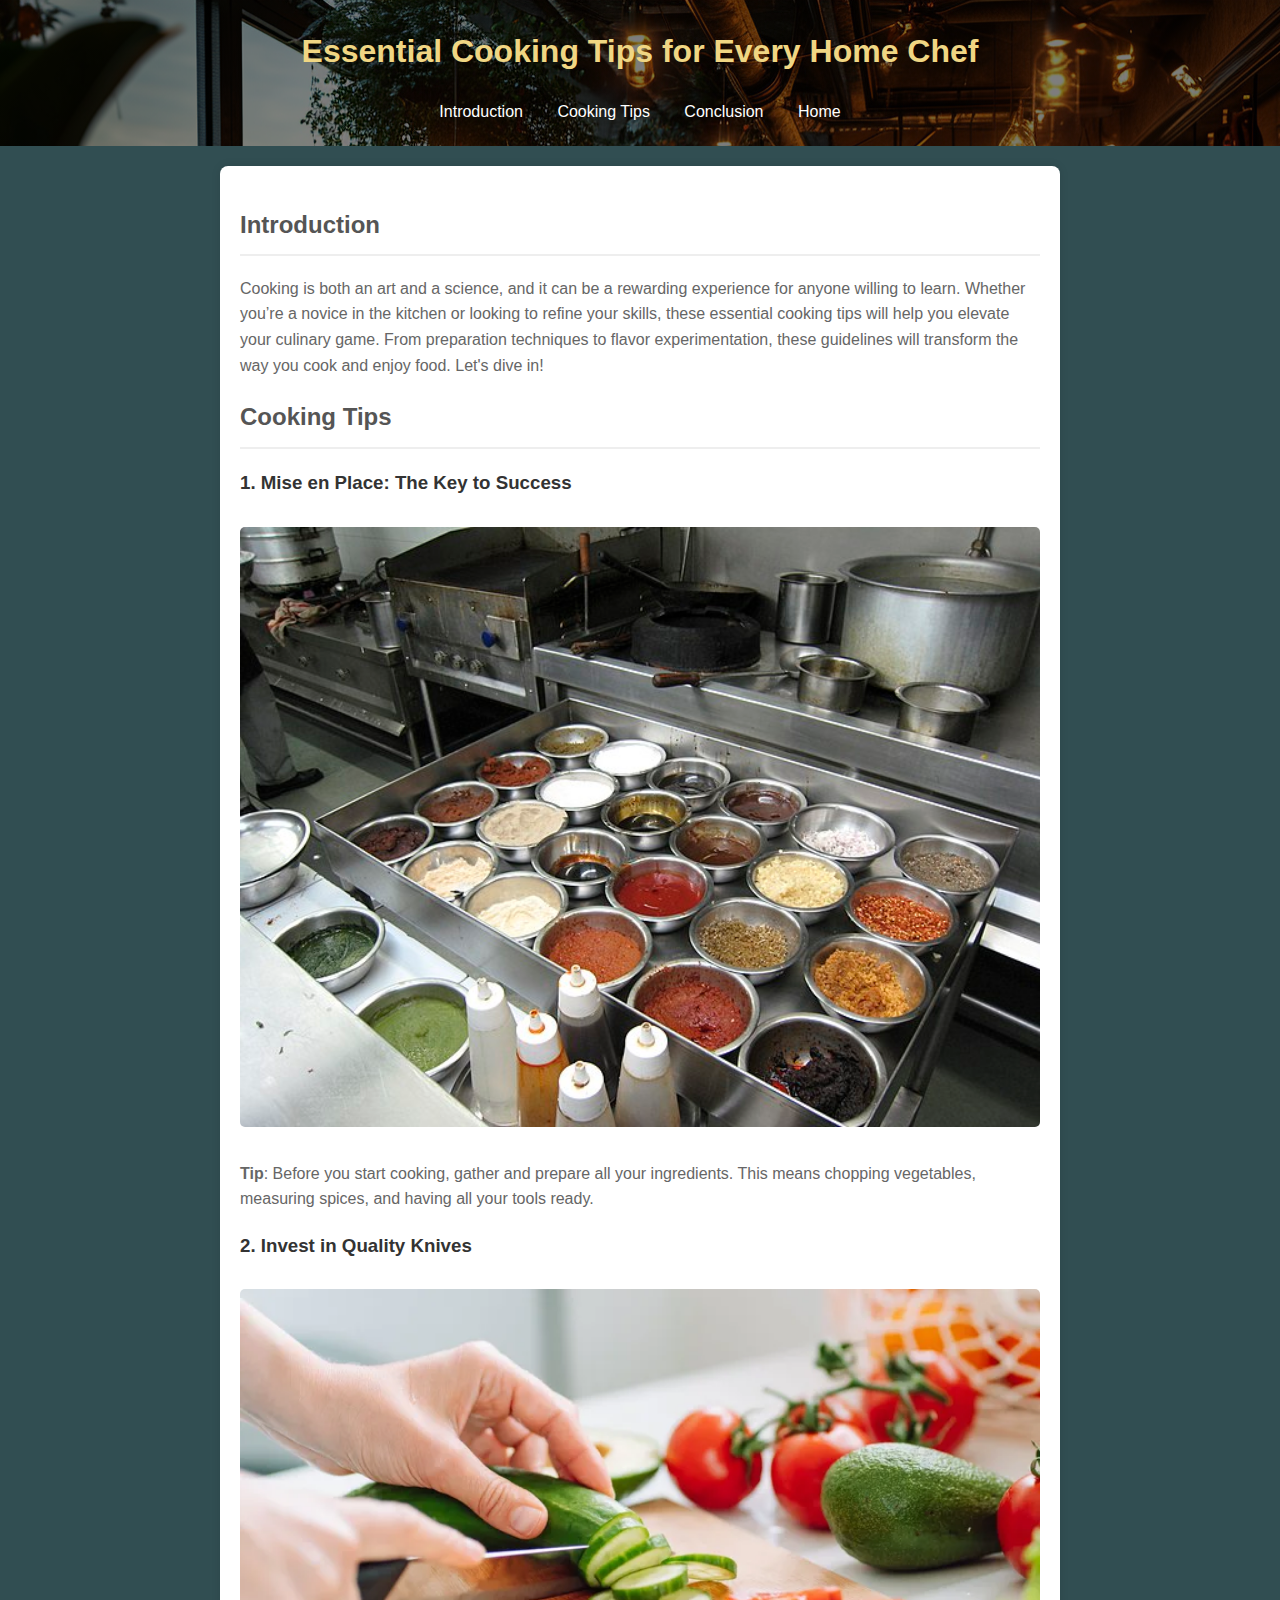
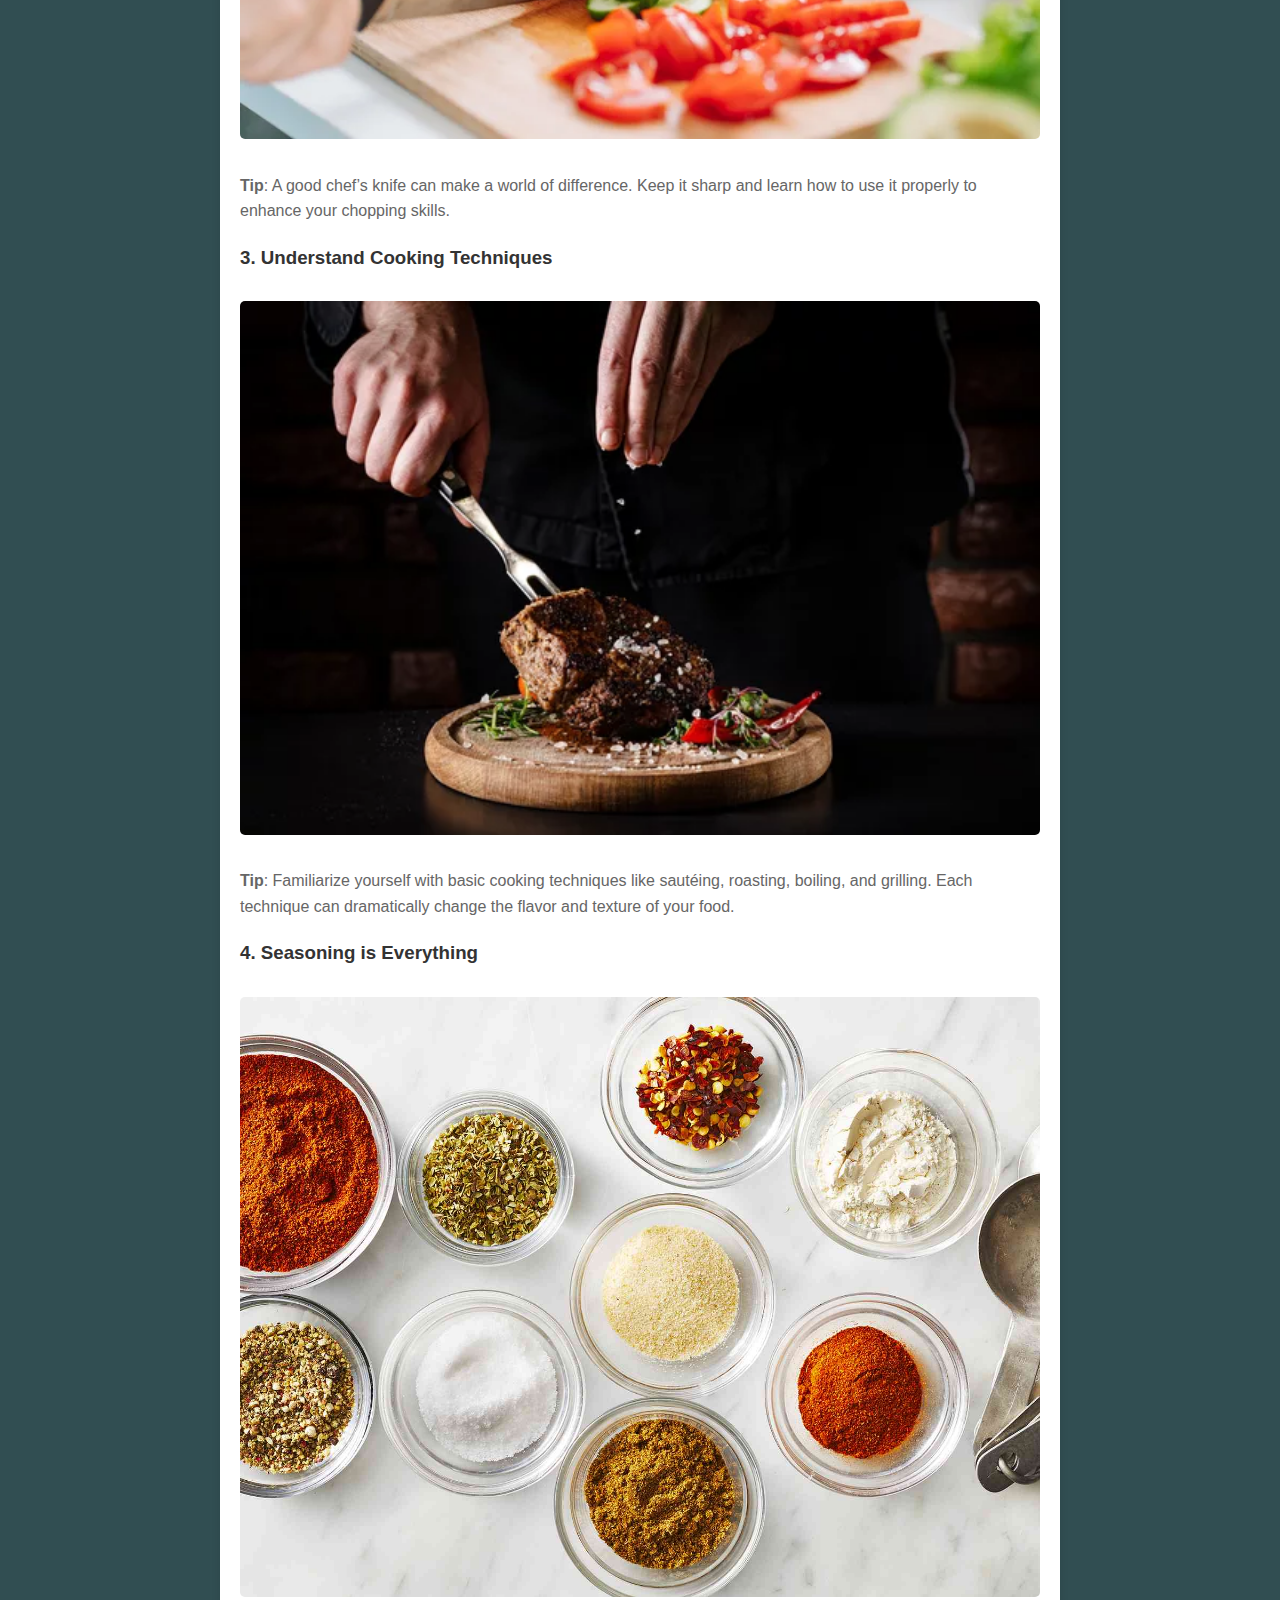
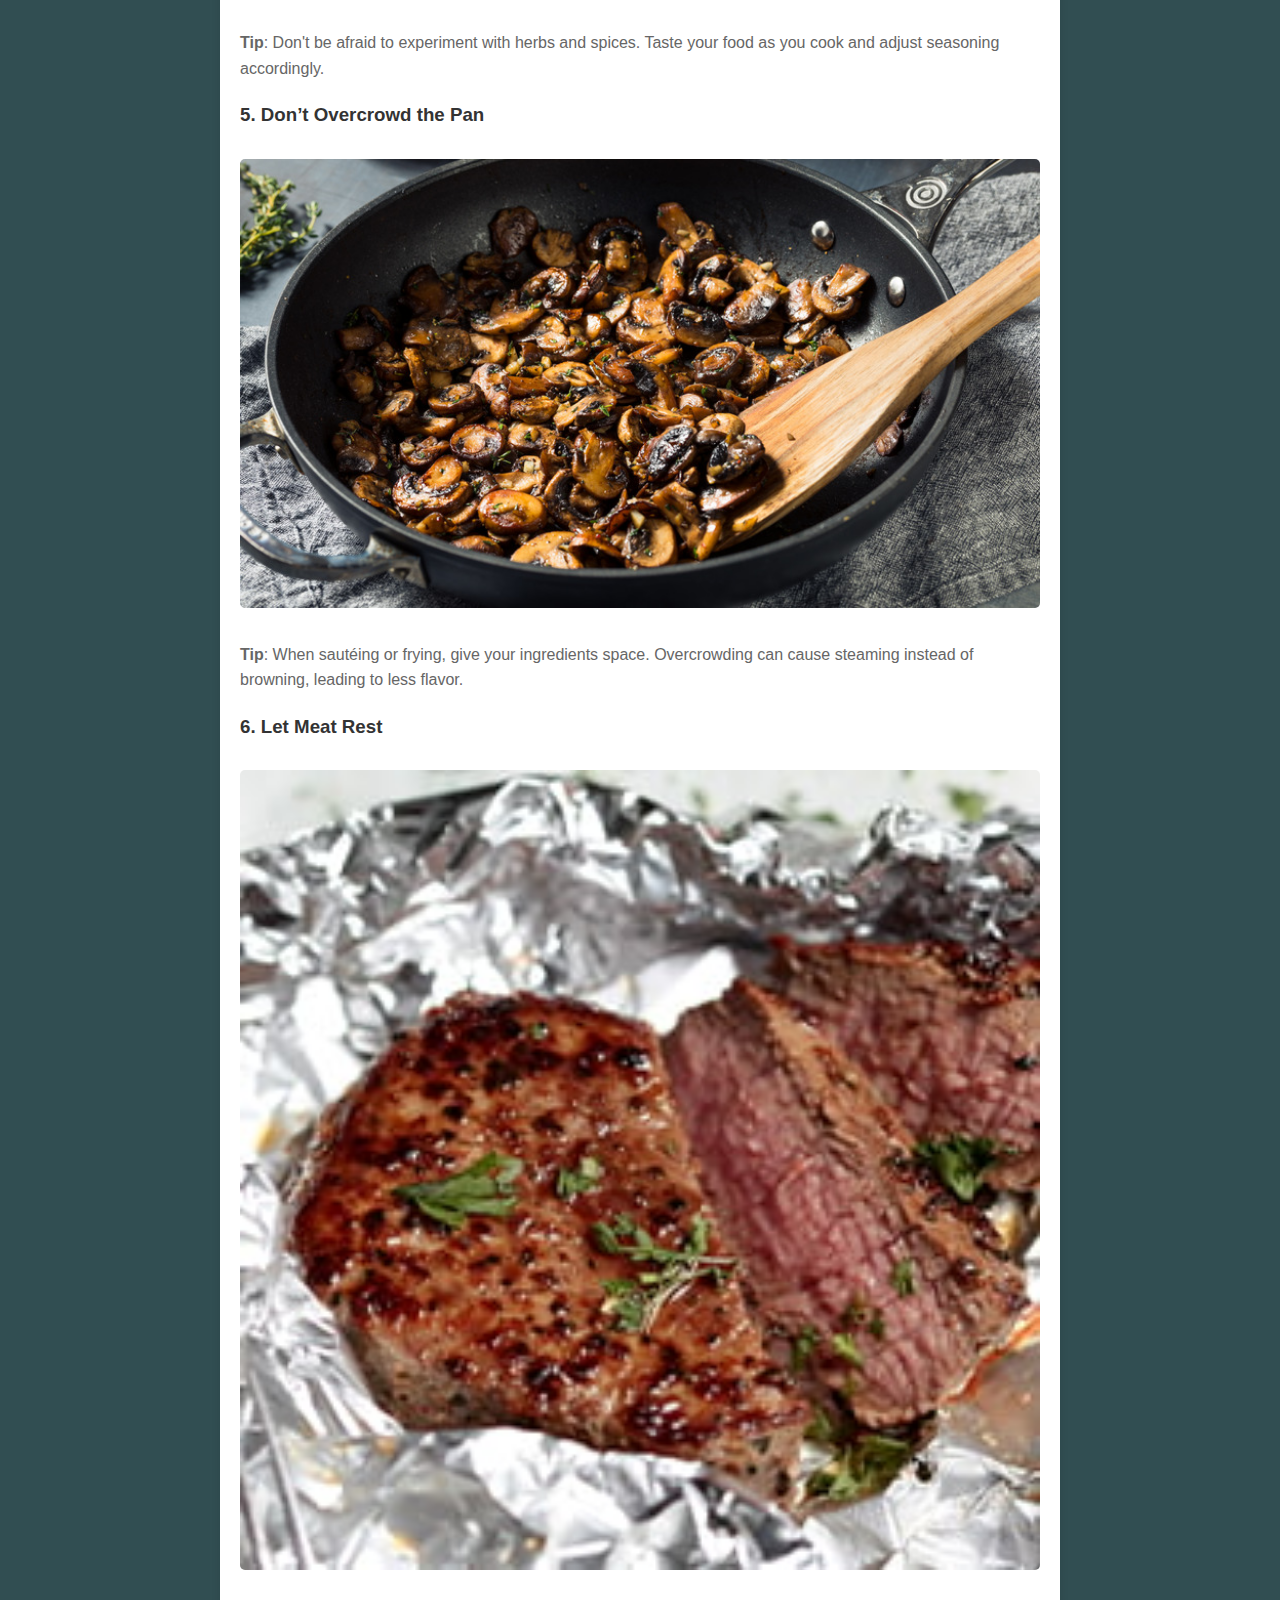
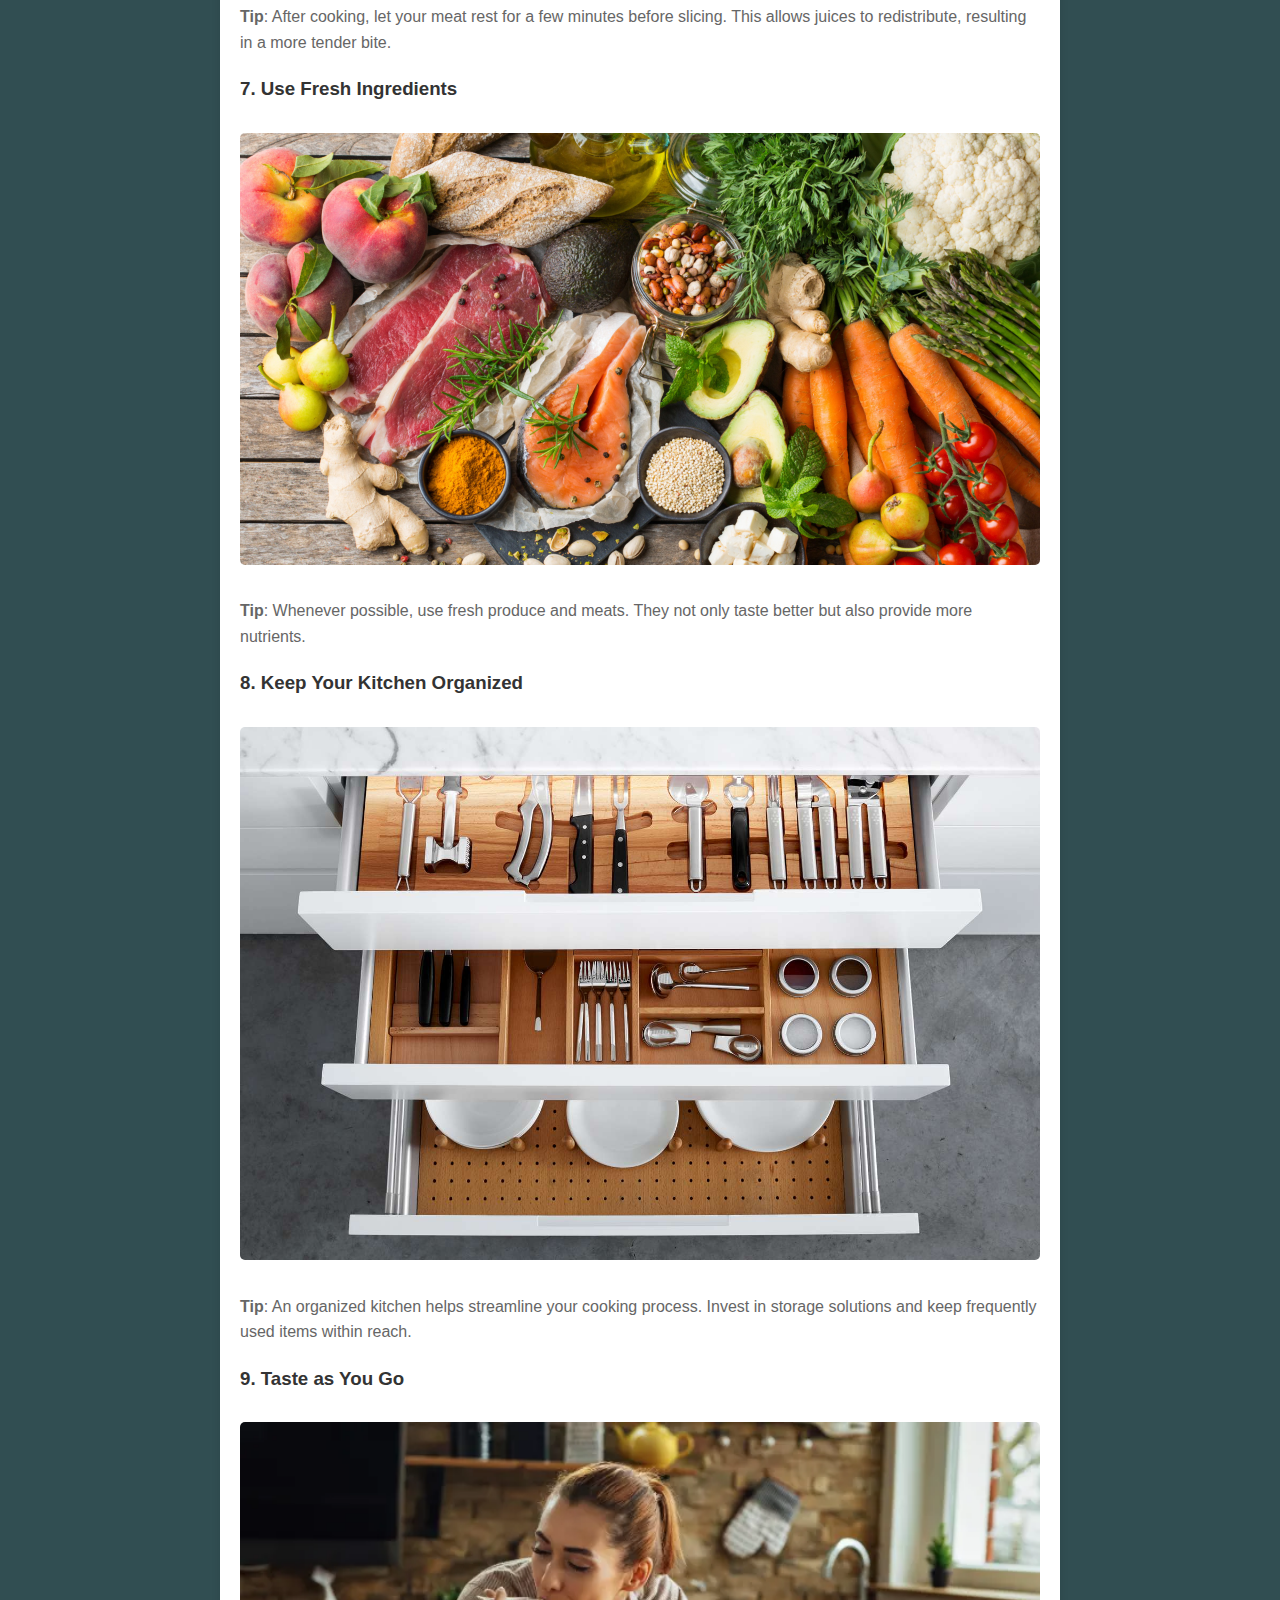
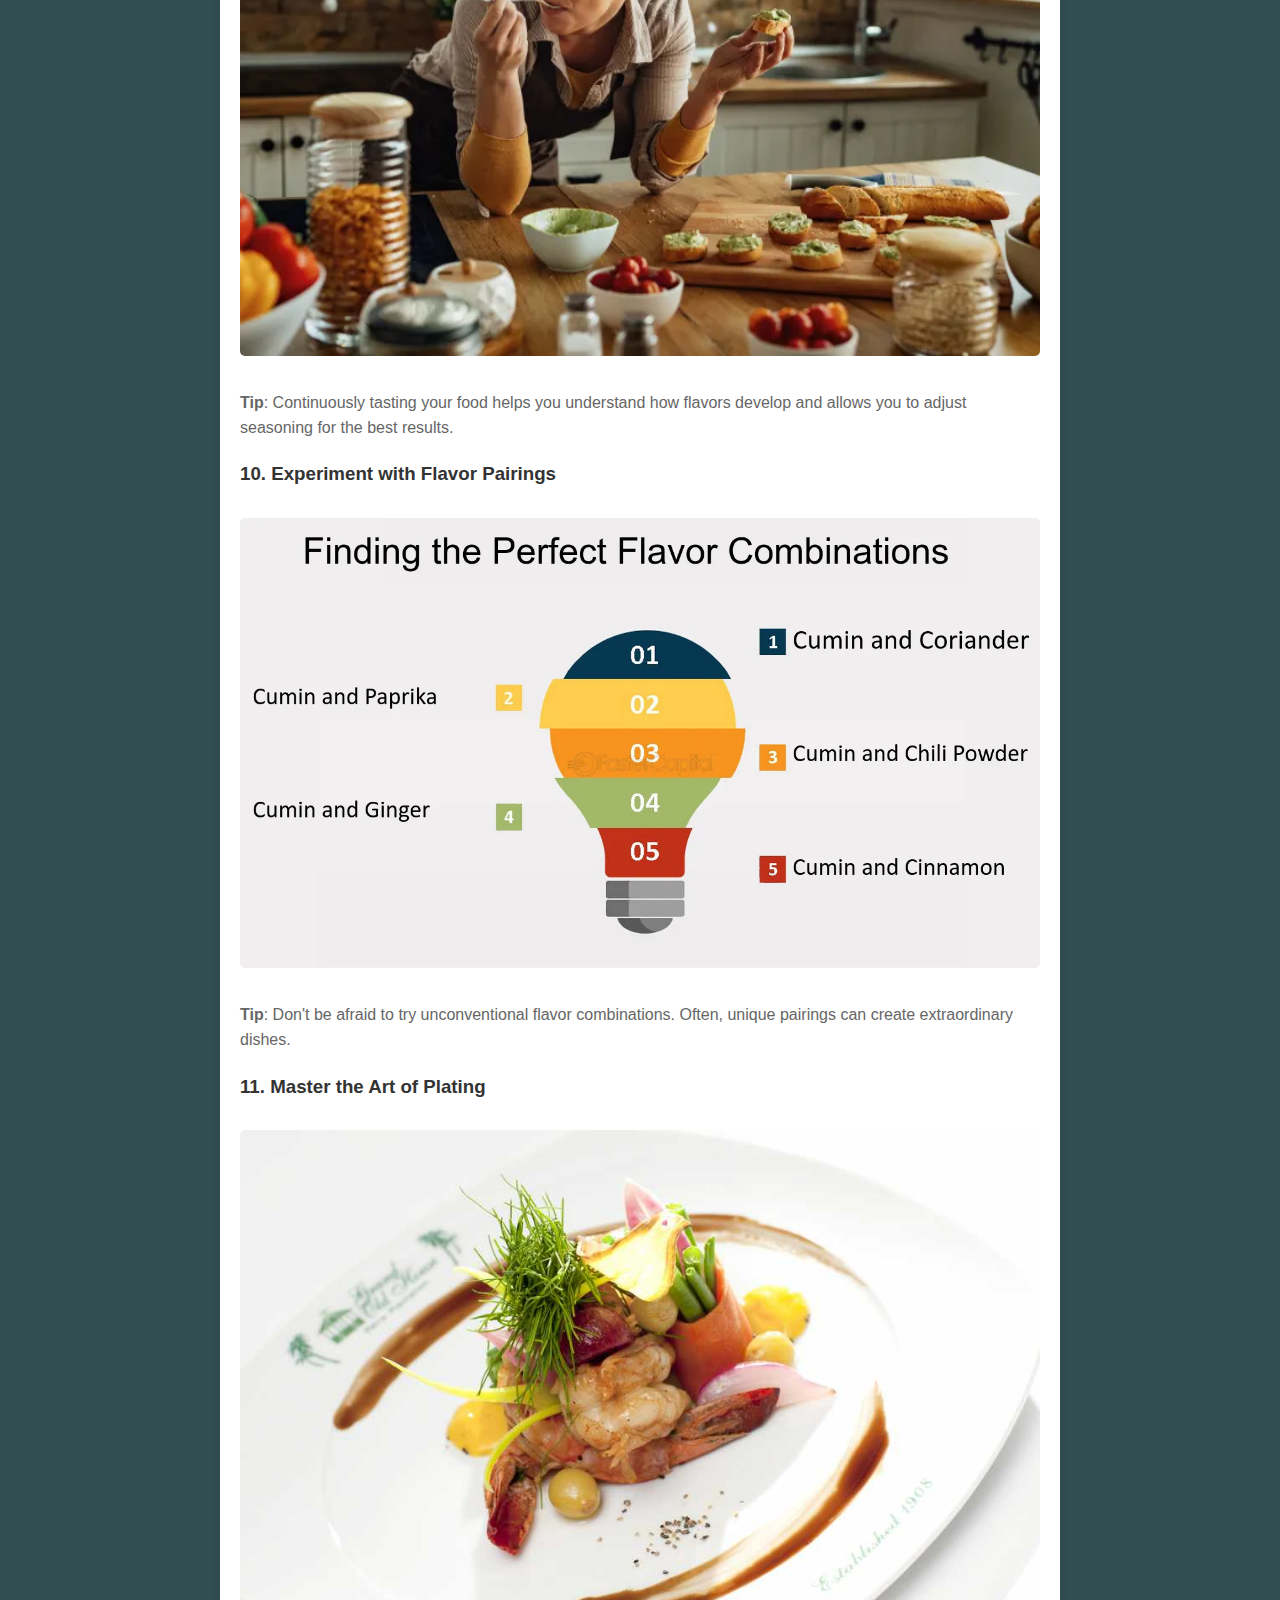
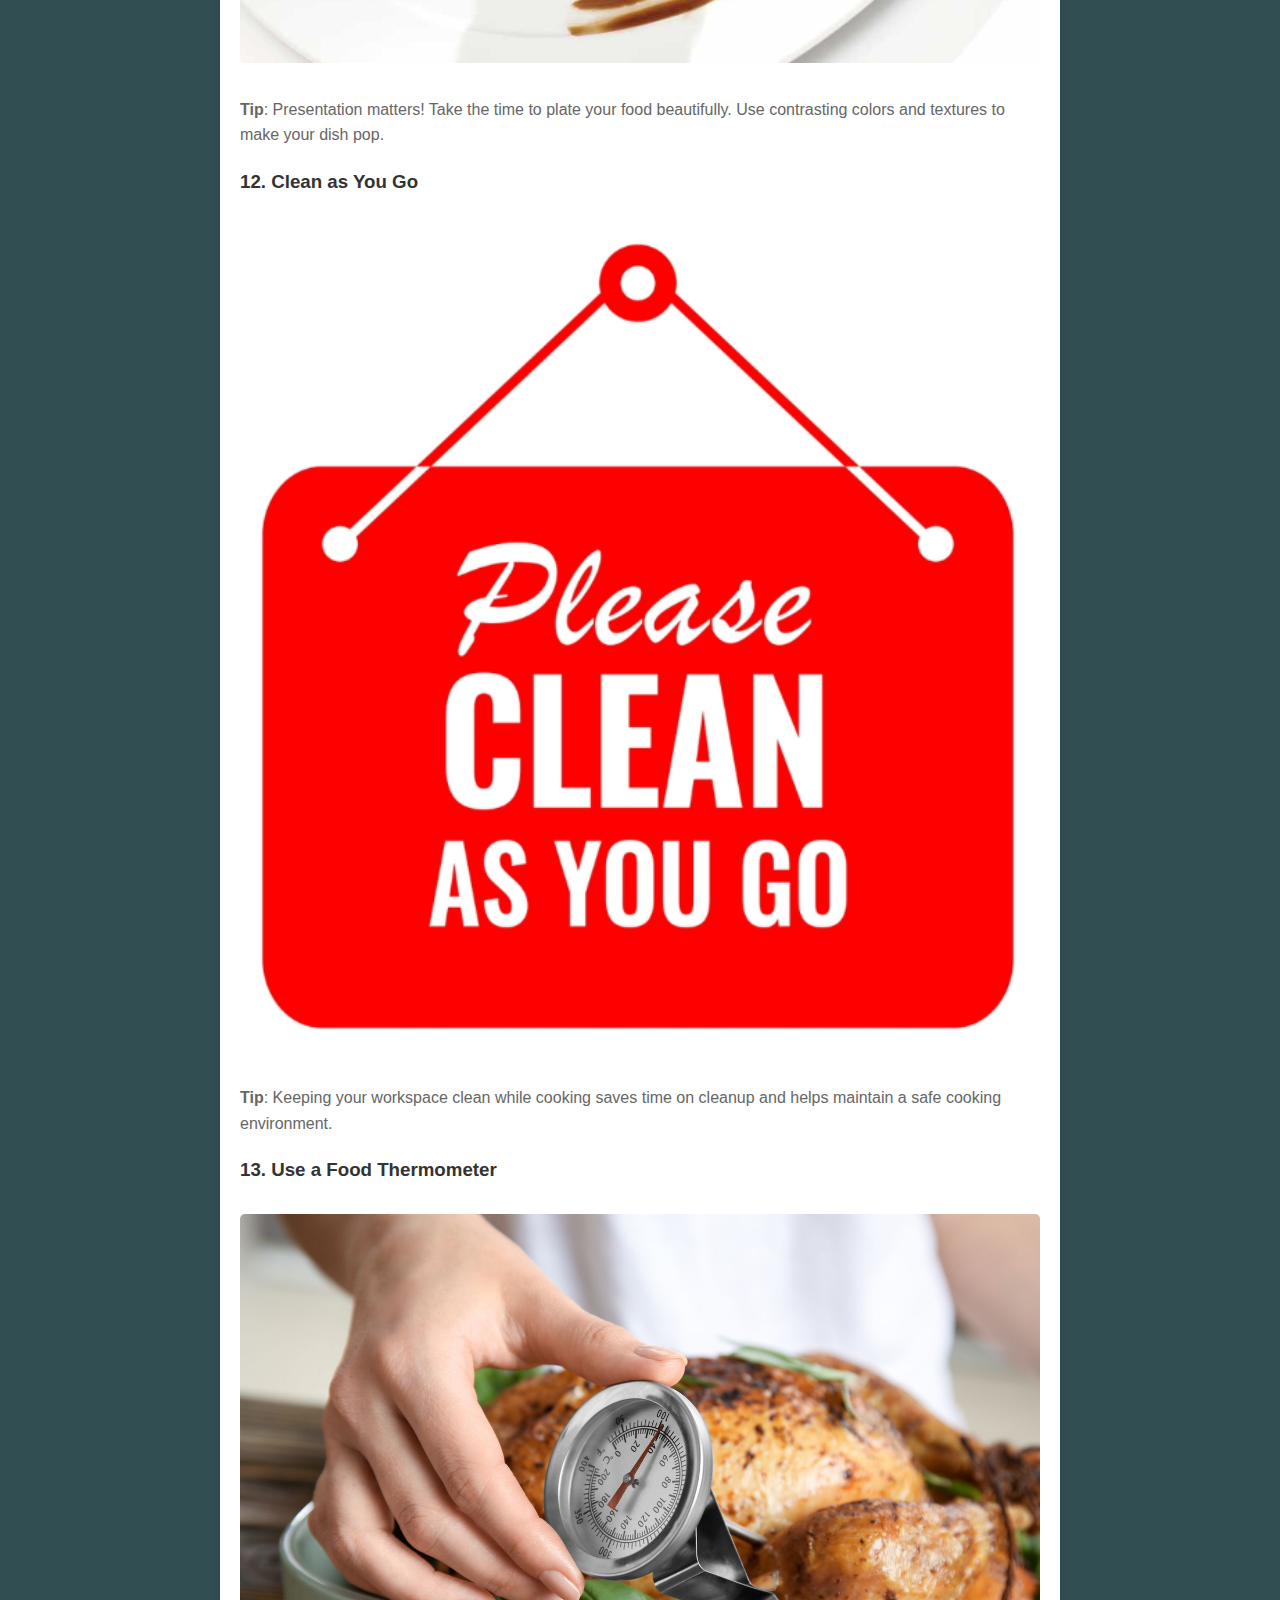
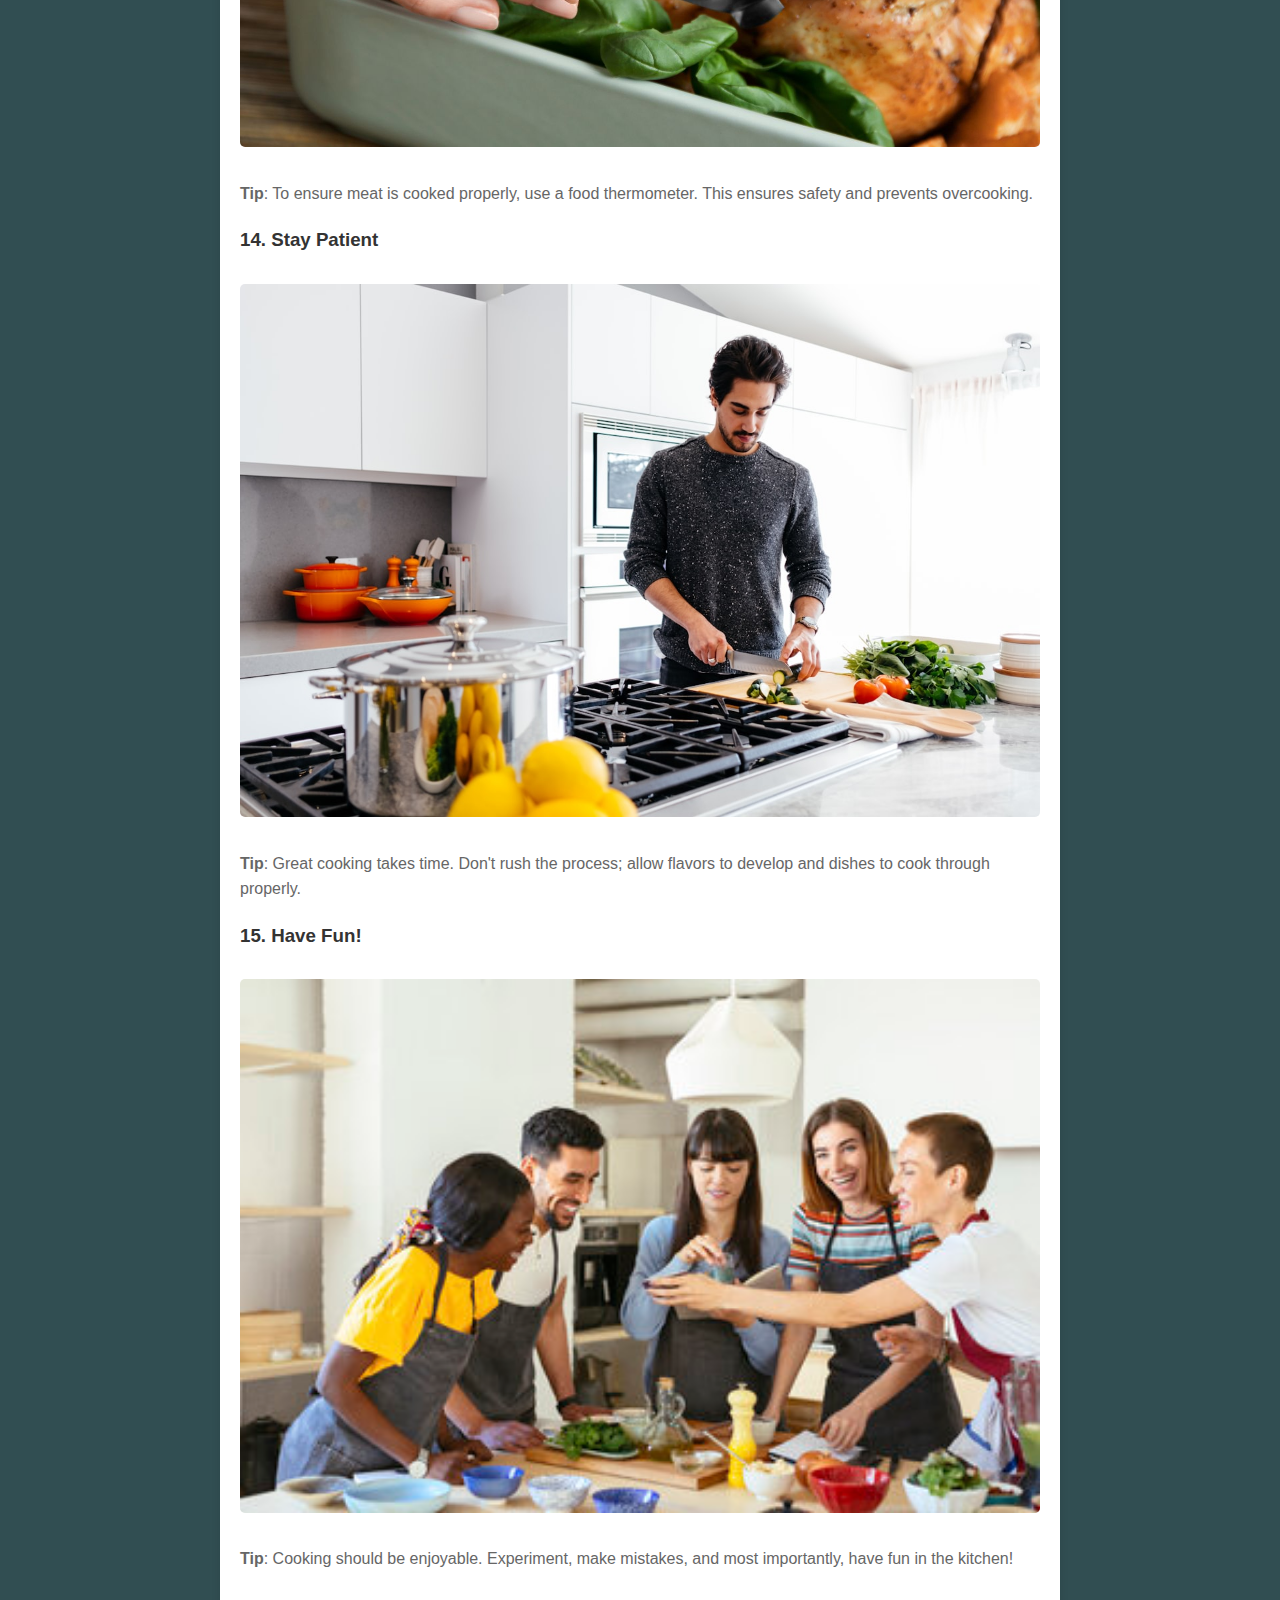
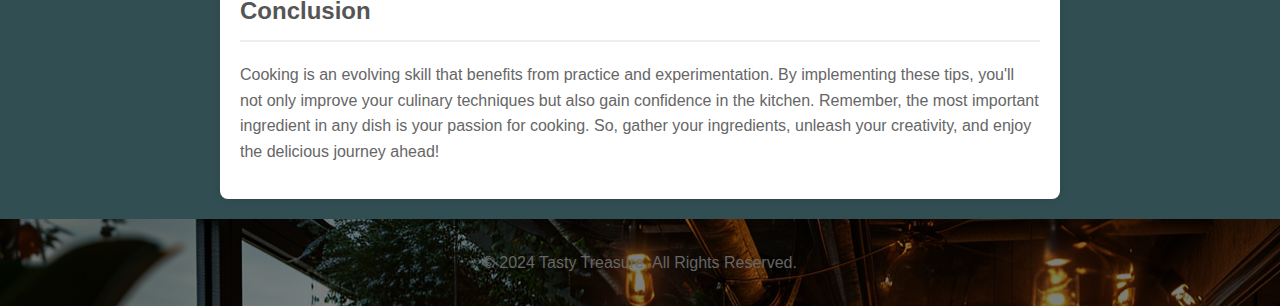
<file: cookingtips.html>
<!DOCTYPE html>
<html lang="en">
<head>
    <meta charset="UTF-8">
    <meta name="viewport" content="width=device-width, initial-scale=1.0">
    <title>Essential Cooking Tips</title>
    <link rel="stylesheet" href="tips.css">
</head>
<body>
    <header>
        <h1>Essential Cooking Tips for Every Home Chef</h1>
        <nav>
            <ul>
                <li><a href="#introduction">Introduction</a></li>
                <li><a href="#tips">Cooking Tips</a></li>
                <li><a href="#conclusion">Conclusion</a></li>
                <li><a href="index.html">Home</a></li>

            </ul>
        </nav>
    </header>

    <div class="container">
        <h2 id="introduction">Introduction</h2>
        <p>Cooking is both an art and a science, and it can be a rewarding experience for anyone willing to learn. Whether you’re a novice in the kitchen or looking to refine your skills, these essential cooking tips will help you elevate your culinary game. From preparation techniques to flavor experimentation, these guidelines will transform the way you cook and enjoy food. Let's dive in!</p>

        <h2 id="tips">Cooking Tips</h2>

        <h3>1. Mise en Place: The Key to Success</h3>
        <img src="mise.jpg" alt="Mise en Place" class="tip-image">
        <p><strong>Tip</strong>: Before you start cooking, gather and prepare all your ingredients. This means chopping vegetables, measuring spices, and having all your tools ready.</p>

        <h3>2. Invest in Quality Knives</h3>
        <img src="invest.jpg" alt="Quality Knives" class="tip-image">
        <p><strong>Tip</strong>: A good chef’s knife can make a world of difference. Keep it sharp and learn how to use it properly to enhance your chopping skills.</p>

        <h3>3. Understand Cooking Techniques</h3>
        <img src="techniques.jpg" alt="Cooking Techniques" class="tip-image">
        <p><strong>Tip</strong>: Familiarize yourself with basic cooking techniques like sautéing, roasting, boiling, and grilling. Each technique can dramatically change the flavor and texture of your food.</p>

        <h3>4. Seasoning is Everything</h3>
        <img src="seasoning.jpg" alt="Seasoning" class="tip-image">
        <p><strong>Tip</strong>: Don't be afraid to experiment with herbs and spices. Taste your food as you cook and adjust seasoning accordingly.</p>

        <h3>5. Don’t Overcrowd the Pan</h3>
        <img src="overcrowed.jpg" alt="Don't Overcrowd the Pan" class="tip-image">
        <p><strong>Tip</strong>: When sautéing or frying, give your ingredients space. Overcrowding can cause steaming instead of browning, leading to less flavor.</p>

        <h3>6. Let Meat Rest</h3>
        <img src="meat.jpg" alt="Let Meat Rest" class="tip-image">
        <p><strong>Tip</strong>: After cooking, let your meat rest for a few minutes before slicing. This allows juices to redistribute, resulting in a more tender bite.</p>

        <h3>7. Use Fresh Ingredients</h3>
        <img src="ingredients.jpg" alt="Fresh Ingredients" class="tip-image">
        <p><strong>Tip</strong>: Whenever possible, use fresh produce and meats. They not only taste better but also provide more nutrients.</p>

        <h3>8. Keep Your Kitchen Organized</h3>
        <img src="kitchen.jpg" alt="Organized Kitchen" class="tip-image">
        <p><strong>Tip</strong>: An organized kitchen helps streamline your cooking process. Invest in storage solutions and keep frequently used items within reach.</p>

        <h3>9. Taste as You Go</h3>
        <img src="go.jpg" alt="Taste as You Go" class="tip-image">
        <p><strong>Tip</strong>: Continuously tasting your food helps you understand how flavors develop and allows you to adjust seasoning for the best results.</p>

        <h3>10. Experiment with Flavor Pairings</h3>
        <img src="pairings.jpg" alt="Experiment with Flavor Pairings" class="tip-image">
        <p><strong>Tip</strong>: Don't be afraid to try unconventional flavor combinations. Often, unique pairings can create extraordinary dishes.</p>

        <h3>11. Master the Art of Plating</h3>
        <img src="plating.jpg" alt="Master the Art of Plating" class="tip-image">
        <p><strong>Tip</strong>: Presentation matters! Take the time to plate your food beautifully. Use contrasting colors and textures to make your dish pop.</p>

        <h3>12. Clean as You Go</h3>
        <img src="clean.jpg" alt="Clean as You Go" class="tip-image">
        <p><strong>Tip</strong>: Keeping your workspace clean while cooking saves time on cleanup and helps maintain a safe cooking environment.</p>

        <h3>13. Use a Food Thermometer</h3>
        <img src="thermometer.jpg" alt="Use a Food Thermometer" class="tip-image">
        <p><strong>Tip</strong>: To ensure meat is cooked properly, use a food thermometer. This ensures safety and prevents overcooking.</p>

        <h3>14. Stay Patient</h3>
        <img src="patient.jfif" alt="Stay Patient" class="tip-image">
        <p><strong>Tip</strong>: Great cooking takes time. Don't rush the process; allow flavors to develop and dishes to cook through properly.</p>

        <h3>15. Have Fun!</h3>
        <img src="fun.jpg" alt="Have Fun" class="tip-image">
        <p><strong>Tip</strong>: Cooking should be enjoyable. Experiment, make mistakes, and most importantly, have fun in the kitchen!</p>

        <h2 id="conclusion">Conclusion</h2>
        <p>Cooking is an evolving skill that benefits from practice and experimentation. By implementing these tips, you'll not only improve your culinary techniques but also gain confidence in the kitchen. Remember, the most important ingredient in any dish is your passion for cooking. So, gather your ingredients, unleash your creativity, and enjoy the delicious journey ahead!</p>
    </div>

    <footer>
        <p>&copy; 2024 Tasty Treasure. All Rights Reserved.</p>
    </footer>
</body>
</html>
</file>
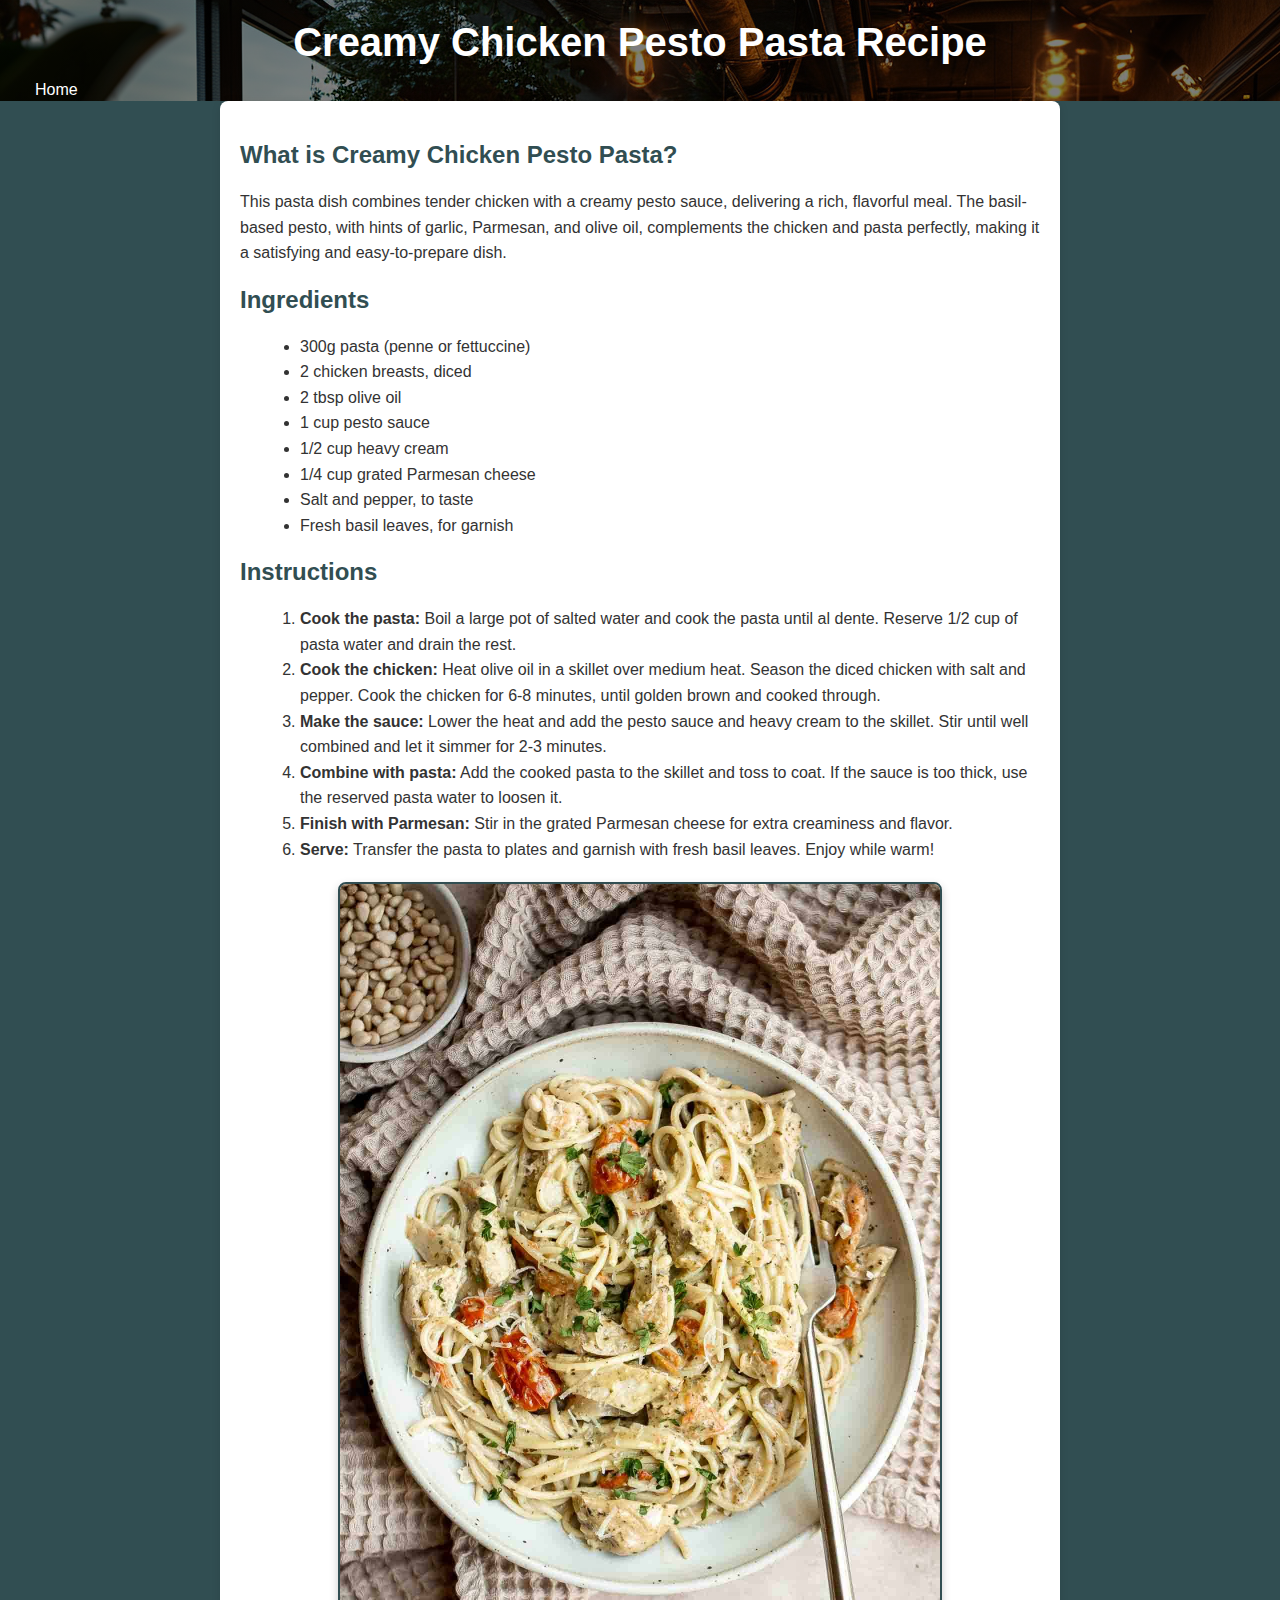
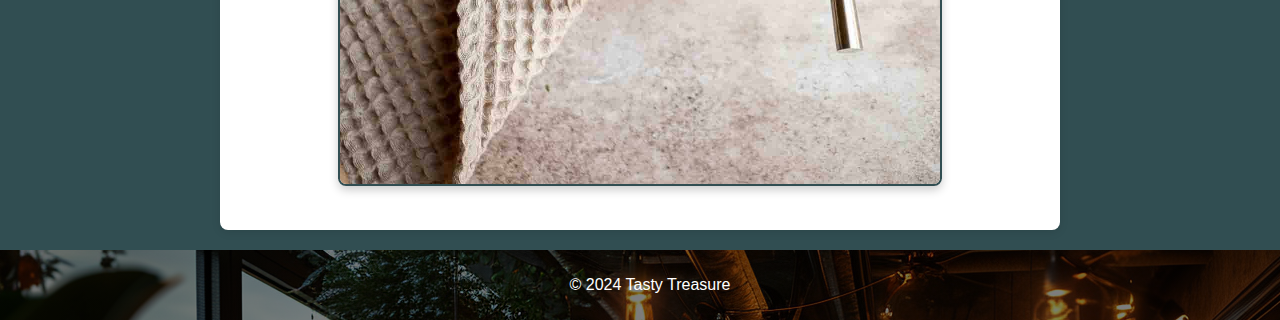
<file: creamy.html>
<!DOCTYPE html>
<html lang="en">
<head>
    <meta charset="UTF-8">
    <meta name="viewport" content="width=device-width, initial-scale=1.0">
    <title>Creamy Chicken Pesto Pasta Recipe</title>
    <link rel="stylesheet" href="recipe.css">
</head>
<body>
    <header>
        <h1>Creamy Chicken Pesto Pasta Recipe</h1> <nav>
            <ul>
                <li style="float: left;"><a href="index.html">Home</a></li>

            </ul>
        </nav>

    </header>
    <main>
        <section class="intro">
            <h2>What is Creamy Chicken Pesto Pasta?</h2>
            <p>This pasta dish combines tender chicken with a creamy pesto sauce, delivering a rich, flavorful meal. 
                The basil-based pesto, with hints of garlic, Parmesan, and olive oil, complements the chicken and pasta perfectly, 
                making it a satisfying and easy-to-prepare dish.</p>
            </section>
        <section class="recipe">
            <h2>Ingredients</h2>
            <ul>
                <li>300g pasta (penne or fettuccine)</li>
        <li>2 chicken breasts, diced</li>
        <li>2 tbsp olive oil</li>
        <li>1 cup pesto sauce</li>
        <li>1/2 cup heavy cream</li>
        <li>1/4 cup grated Parmesan cheese</li>
        <li>Salt and pepper, to taste</li>
        <li>Fresh basil leaves, for garnish</li>
            </ul>
            <h2>Instructions</h2>
            <ol>
                <li><strong>Cook the pasta:</strong> Boil a large pot of salted water and cook the pasta until al dente. Reserve 1/2 cup of pasta water and drain the rest.</li>

        <li><strong>Cook the chicken:</strong> Heat olive oil in a skillet over medium heat. Season the diced chicken with salt and pepper. Cook the chicken for 6-8 minutes, until golden brown and cooked through.</li>

        <li><strong>Make the sauce:</strong> Lower the heat and add the pesto sauce and heavy cream to the skillet. Stir until well combined and let it simmer for 2-3 minutes.</li>

        <li><strong>Combine with pasta:</strong> Add the cooked pasta to the skillet and toss to coat. If the sauce is too thick, use the reserved pasta water to loosen it.</li>

        <li><strong>Finish with Parmesan:</strong> Stir in the grated Parmesan cheese for extra creaminess and flavor.</li>

        <li><strong>Serve:</strong> Transfer the pasta to plates and garnish with fresh basil leaves. Enjoy while warm!</li>
  
            </ol>
        </section>
        <section class="image-container">
            <img src="r8.jfif" alt="Pumpkin soup" />
        </section>
    </main>
    <footer>
        <p>&copy; 2024 Tasty Treasure</p>
    </footer>
</body>
</html>
</file>
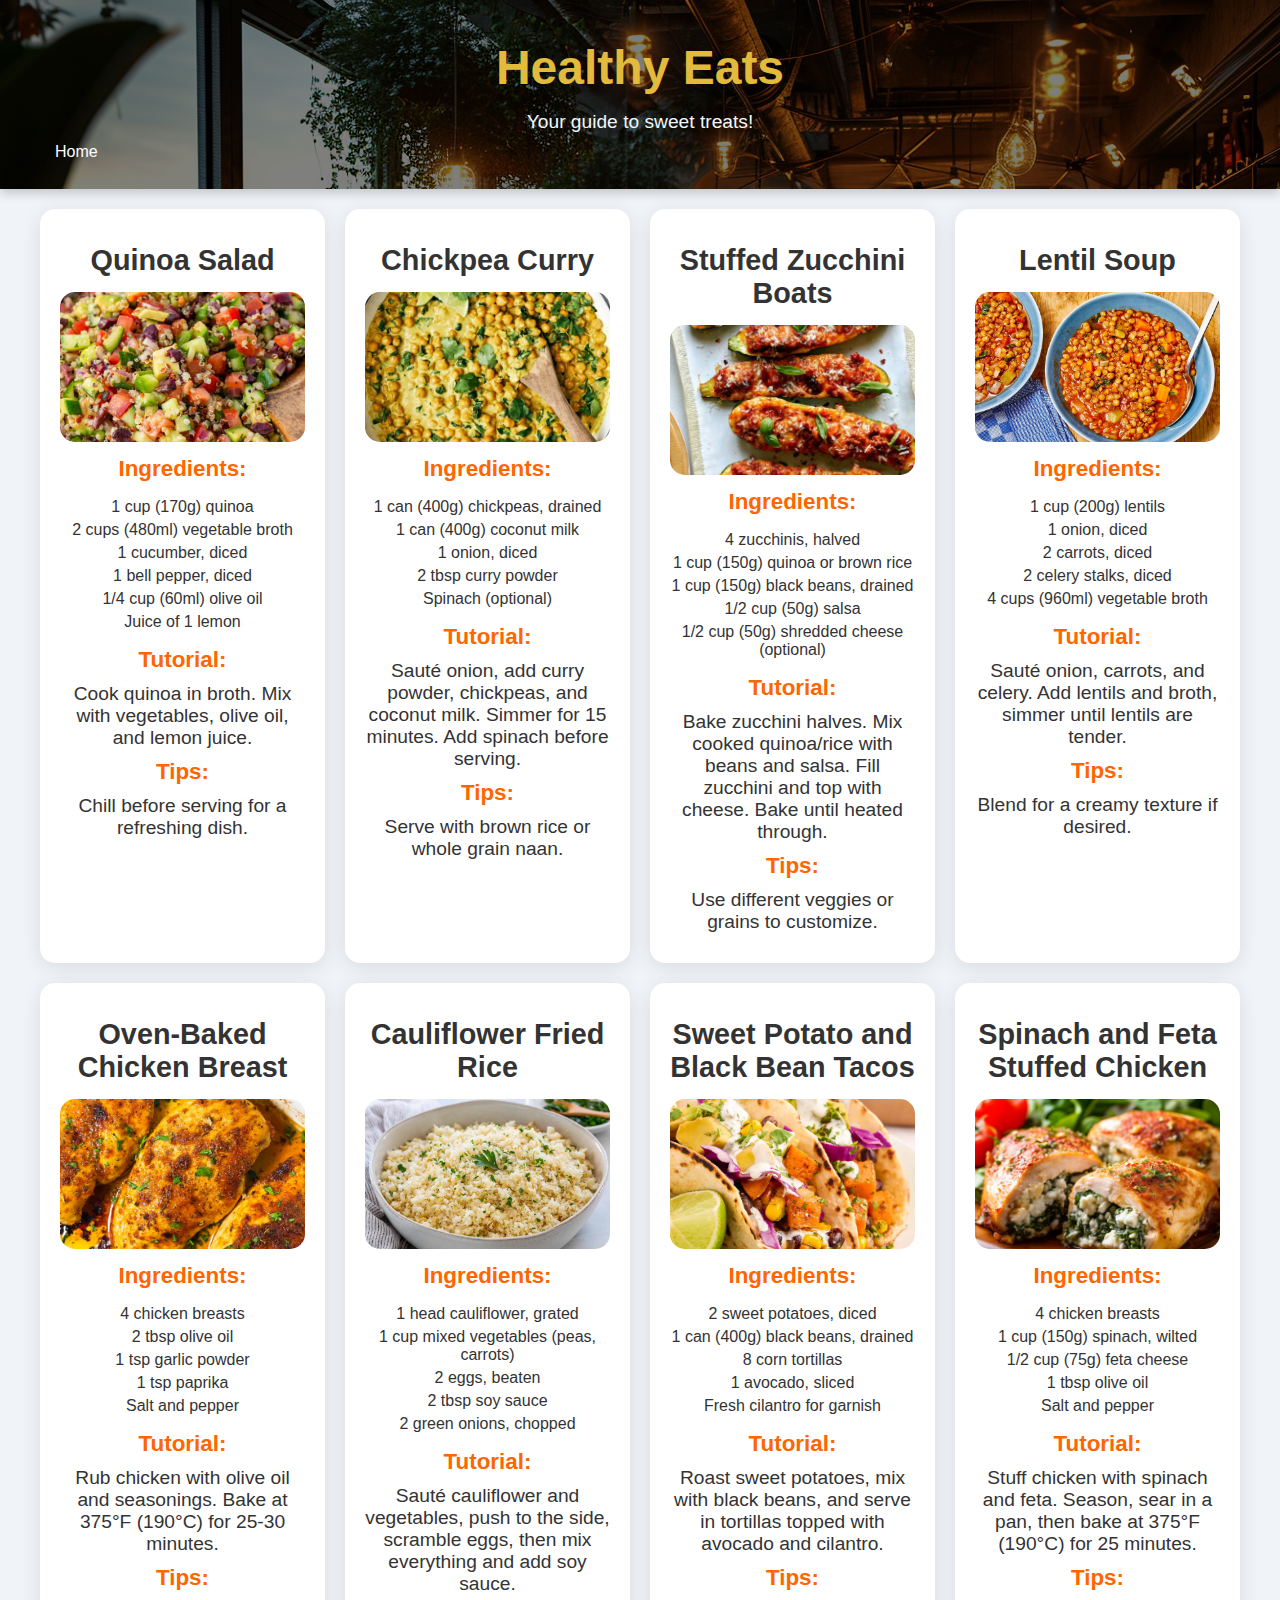
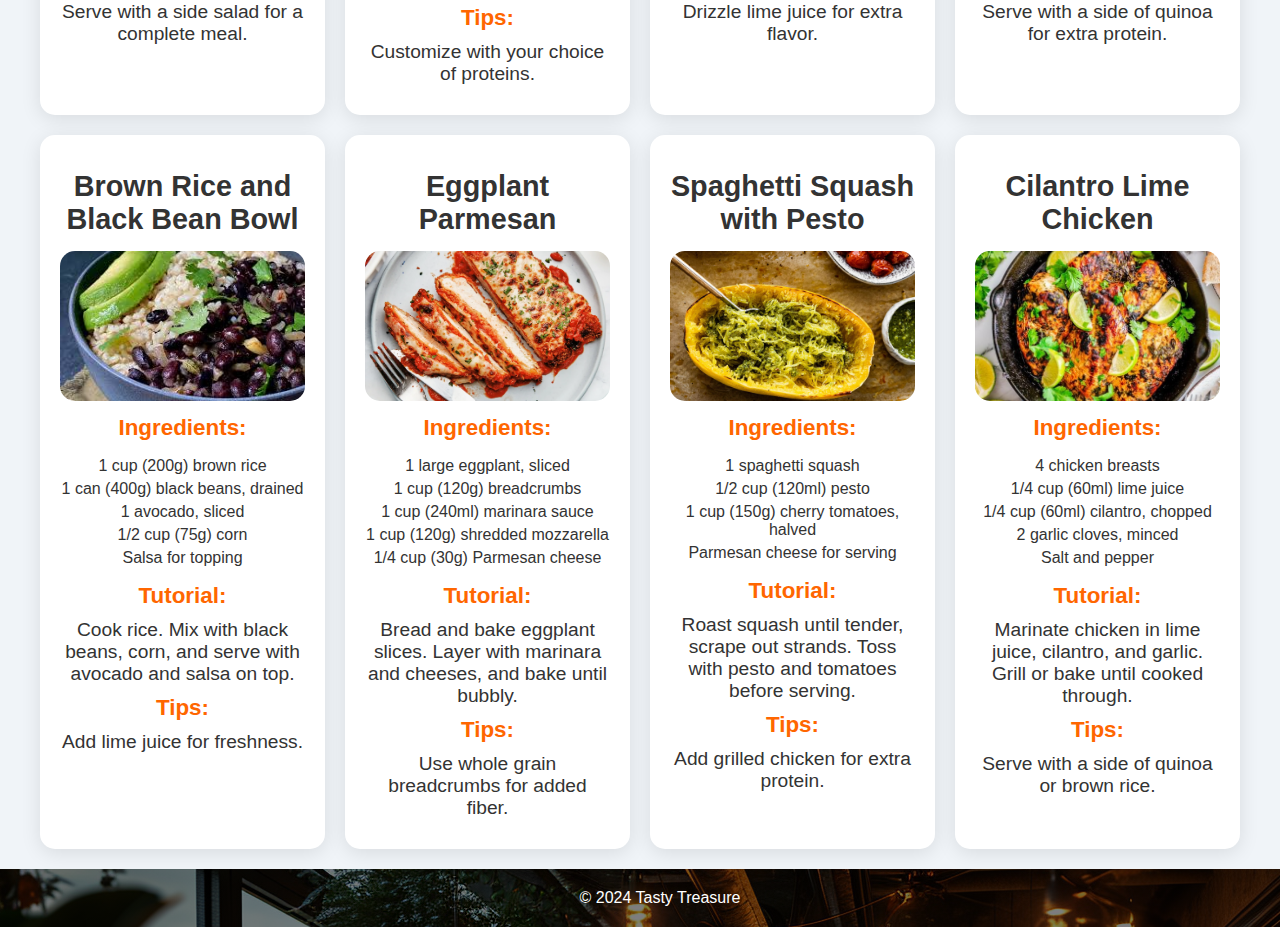
<file: healthy.html>
<!DOCTYPE html>
<html lang="en">
<head>
    <meta charset="UTF-8">
    <meta name="viewport" content="width=device-width, initial-scale=1.0">
    <title>Healthy Eats</title>
    <link rel="stylesheet" href="categories.css">
</head>
<body>
    <header>
        <h1>Healthy Eats</h1>
        <nav>
            <ul>
                <p style="color: aliceblue;">Your guide to sweet treats!</p>
                <li style="float: left;"><a href="index.html">Home</a></li>

            </ul>
        </nav>
        
    </header>

    <main>
        <section class="desserts">
            <article class="dessert">
                <h2>Quinoa Salad</h2>
    <img src="quinoa.jpg" alt="Quinoa Salad">
    <h3>Ingredients:</h3>
    <ul>
        <li>1 cup (170g) quinoa</li>
        <li>2 cups (480ml) vegetable broth</li>
        <li>1 cucumber, diced</li>
        <li>1 bell pepper, diced</li>
        <li>1/4 cup (60ml) olive oil</li>
        <li>Juice of 1 lemon</li>
    </ul>
    <h3>Tutorial:</h3>
    <p>Cook quinoa in broth. Mix with vegetables, olive oil, and lemon juice.</p>
    <h3>Tips:</h3>
    <p>Chill before serving for a refreshing dish.</p>
            </article>

            <article class="dessert">
                <h2>Chickpea Curry</h2>
    <img src="chickpea.jpg" alt="Chickpea Curry">
    <h3>Ingredients:</h3>
    <ul>
        <li>1 can (400g) chickpeas, drained</li>
        <li>1 can (400g) coconut milk</li>
        <li>1 onion, diced</li>
        <li>2 tbsp curry powder</li>
        <li>Spinach (optional)</li>
    </ul>
    <h3>Tutorial:</h3>
    <p>Sauté onion, add curry powder, chickpeas, and coconut milk. Simmer for 15 minutes. Add spinach before serving.</p>
    <h3>Tips:</h3>
    <p>Serve with brown rice or whole grain naan.</p>
            </article>

            <article class="dessert">
                <h2>Stuffed Zucchini Boats</h2>
    <img src="zucchini.jpg" alt="Stuffed Zucchini Boats">
    <h3>Ingredients:</h3>
    <ul>
        <li>4 zucchinis, halved</li>
        <li>1 cup (150g) quinoa or brown rice</li>
        <li>1 cup (150g) black beans, drained</li>
        <li>1/2 cup (50g) salsa</li>
        <li>1/2 cup (50g) shredded cheese (optional)</li>
    </ul>
    <h3>Tutorial:</h3>
    <p>Bake zucchini halves. Mix cooked quinoa/rice with beans and salsa. Fill zucchini and top with cheese. Bake until heated through.</p>
    <h3>Tips:</h3>
    <p>Use different veggies or grains to customize.</p>
            </article>

            <article class="dessert">
                <h2>Lentil Soup</h2>
    <img src="lentil.jpg" alt="Lentil Soup">
    <h3>Ingredients:</h3>
    <ul>
        <li>1 cup (200g) lentils</li>
        <li>1 onion, diced</li>
        <li>2 carrots, diced</li>
        <li>2 celery stalks, diced</li>
        <li>4 cups (960ml) vegetable broth</li>
    </ul>
    <h3>Tutorial:</h3>
    <p>Sauté onion, carrots, and celery. Add lentils and broth, simmer until lentils are tender.</p>
    <h3>Tips:</h3>
    <p>Blend for a creamy texture if desired.</p>
            </article>

            <article class="dessert">
                <h2>Oven-Baked Chicken Breast</h2>
    <img src="oven.jpg" alt="Oven-Baked Chicken Breast">
    <h3>Ingredients:</h3>
    <ul>
        <li>4 chicken breasts</li>
        <li>2 tbsp olive oil</li>
        <li>1 tsp garlic powder</li>
        <li>1 tsp paprika</li>
        <li>Salt and pepper</li>
    </ul>
    <h3>Tutorial:</h3>
    <p>Rub chicken with olive oil and seasonings. Bake at 375°F (190°C) for 25-30 minutes.</p>
    <h3>Tips:</h3>
    <p>Serve with a side salad for a complete meal.</p>
            </article>

            <article class="dessert">
                <h2>Cauliflower Fried Rice</h2>
    <img src="cauliflower.jpg" alt="Cauliflower Fried Rice">
    <h3>Ingredients:</h3>
    <ul>
        <li>1 head cauliflower, grated</li>
        <li>1 cup mixed vegetables (peas, carrots)</li>
        <li>2 eggs, beaten</li>
        <li>2 tbsp soy sauce</li>
        <li>2 green onions, chopped</li>
    </ul>
    <h3>Tutorial:</h3>
    <p>Sauté cauliflower and vegetables, push to the side, scramble eggs, then mix everything and add soy sauce.</p>
    <h3>Tips:</h3>
    <p>Customize with your choice of proteins.</p>
            </article>

            <article class="dessert">
                <h2>Sweet Potato and Black Bean Tacos</h2>
    <img src="sweet.jpg" alt="Sweet Potato and Black Bean Tacos">
    <h3>Ingredients:</h3>
    <ul>
        <li>2 sweet potatoes, diced</li>
        <li>1 can (400g) black beans, drained</li>
        <li>8 corn tortillas</li>
        <li>1 avocado, sliced</li>
        <li>Fresh cilantro for garnish</li>
    </ul>
    <h3>Tutorial:</h3>
    <p>Roast sweet potatoes, mix with black beans, and serve in tortillas topped with avocado and cilantro.</p>
    <h3>Tips:</h3>
    <p>Drizzle lime juice for extra flavor.</p>
            </article>

            <article class="dessert">
                <h2>Spinach and Feta Stuffed Chicken</h2>
    <img src="stuf.jpg" alt="Spinach and Feta Stuffed Chicken">
    <h3>Ingredients:</h3>
    <ul>
        <li>4 chicken breasts</li>
        <li>1 cup (150g) spinach, wilted</li>
        <li>1/2 cup (75g) feta cheese</li>
        <li>1 tbsp olive oil</li>
        <li>Salt and pepper</li>
    </ul>
    <h3>Tutorial:</h3>
    <p>Stuff chicken with spinach and feta. Season, sear in a pan, then bake at 375°F (190°C) for 25 minutes.</p>
    <h3>Tips:</h3>
    <p>Serve with a side of quinoa for extra protein.</p>
            </article>

            <article class="dessert">
                <h2>Brown Rice and Black Bean Bowl</h2>
    <img src="brown.jpg" alt="Brown Rice and Black Bean Bowl">
    <h3>Ingredients:</h3>
    <ul>
        <li>1 cup (200g) brown rice</li>
        <li>1 can (400g) black beans, drained</li>
        <li>1 avocado, sliced</li>
        <li>1/2 cup (75g) corn</li>
        <li>Salsa for topping</li>
    </ul>
    <h3>Tutorial:</h3>
    <p>Cook rice. Mix with black beans, corn, and serve with avocado and salsa on top.</p>
    <h3>Tips:</h3>
    <p>Add lime juice for freshness.</p>
            </article>

            <article class="dessert">
                <h2>Eggplant Parmesan</h2>
    <img src="parmesan.jpg" alt="Eggplant Parmesan">
    <h3>Ingredients:</h3>
    <ul>
        <li>1 large eggplant, sliced</li>
        <li>1 cup (120g) breadcrumbs</li>
        <li>1 cup (240ml) marinara sauce</li>
        <li>1 cup (120g) shredded mozzarella</li>
        <li>1/4 cup (30g) Parmesan cheese</li>
    </ul>
    <h3>Tutorial:</h3>
    <p>Bread and bake eggplant slices. Layer with marinara and cheeses, and bake until bubbly.</p>
    <h3>Tips:</h3>
    <p>Use whole grain breadcrumbs for added fiber.</p>
            </article>

            <article class="dessert">
                <h2>Spaghetti Squash with Pesto</h2>
    <img src="squash.jpg" alt="Spaghetti Squash with Pesto">
    <h3>Ingredients:</h3>
    <ul>
        <li>1 spaghetti squash</li>
        <li>1/2 cup (120ml) pesto</li>
        <li>1 cup (150g) cherry tomatoes, halved</li>
        <li>Parmesan cheese for serving</li>
    </ul>
    <h3>Tutorial:</h3>
    <p>Roast squash until tender, scrape out strands. Toss with pesto and tomatoes before serving.</p>
    <h3>Tips:</h3>
    <p>Add grilled chicken for extra protein.</p>
            </article>

            <article class="dessert">
                <h2>Cilantro Lime Chicken</h2>
    <img src="cilantro.jpg" alt="Cilantro Lime Chicken">
    <h3>Ingredients:</h3>
    <ul>
        <li>4 chicken breasts</li>
        <li>1/4 cup (60ml) lime juice</li>
        <li>1/4 cup (60ml) cilantro, chopped</li>
        <li>2 garlic cloves, minced</li>
        <li>Salt and pepper</li>
    </ul>
    <h3>Tutorial:</h3>
    <p>Marinate chicken in lime juice, cilantro, and garlic. Grill or bake until cooked through.</p>
    <h3>Tips:</h3>
    <p>Serve with a side of quinoa or brown rice.</p>
            </article>

           
        </section>
    </main>

    <footer>
        <p>&copy; 2024 Tasty Treasure</p>
    </footer>
</body>
</html>
</file>
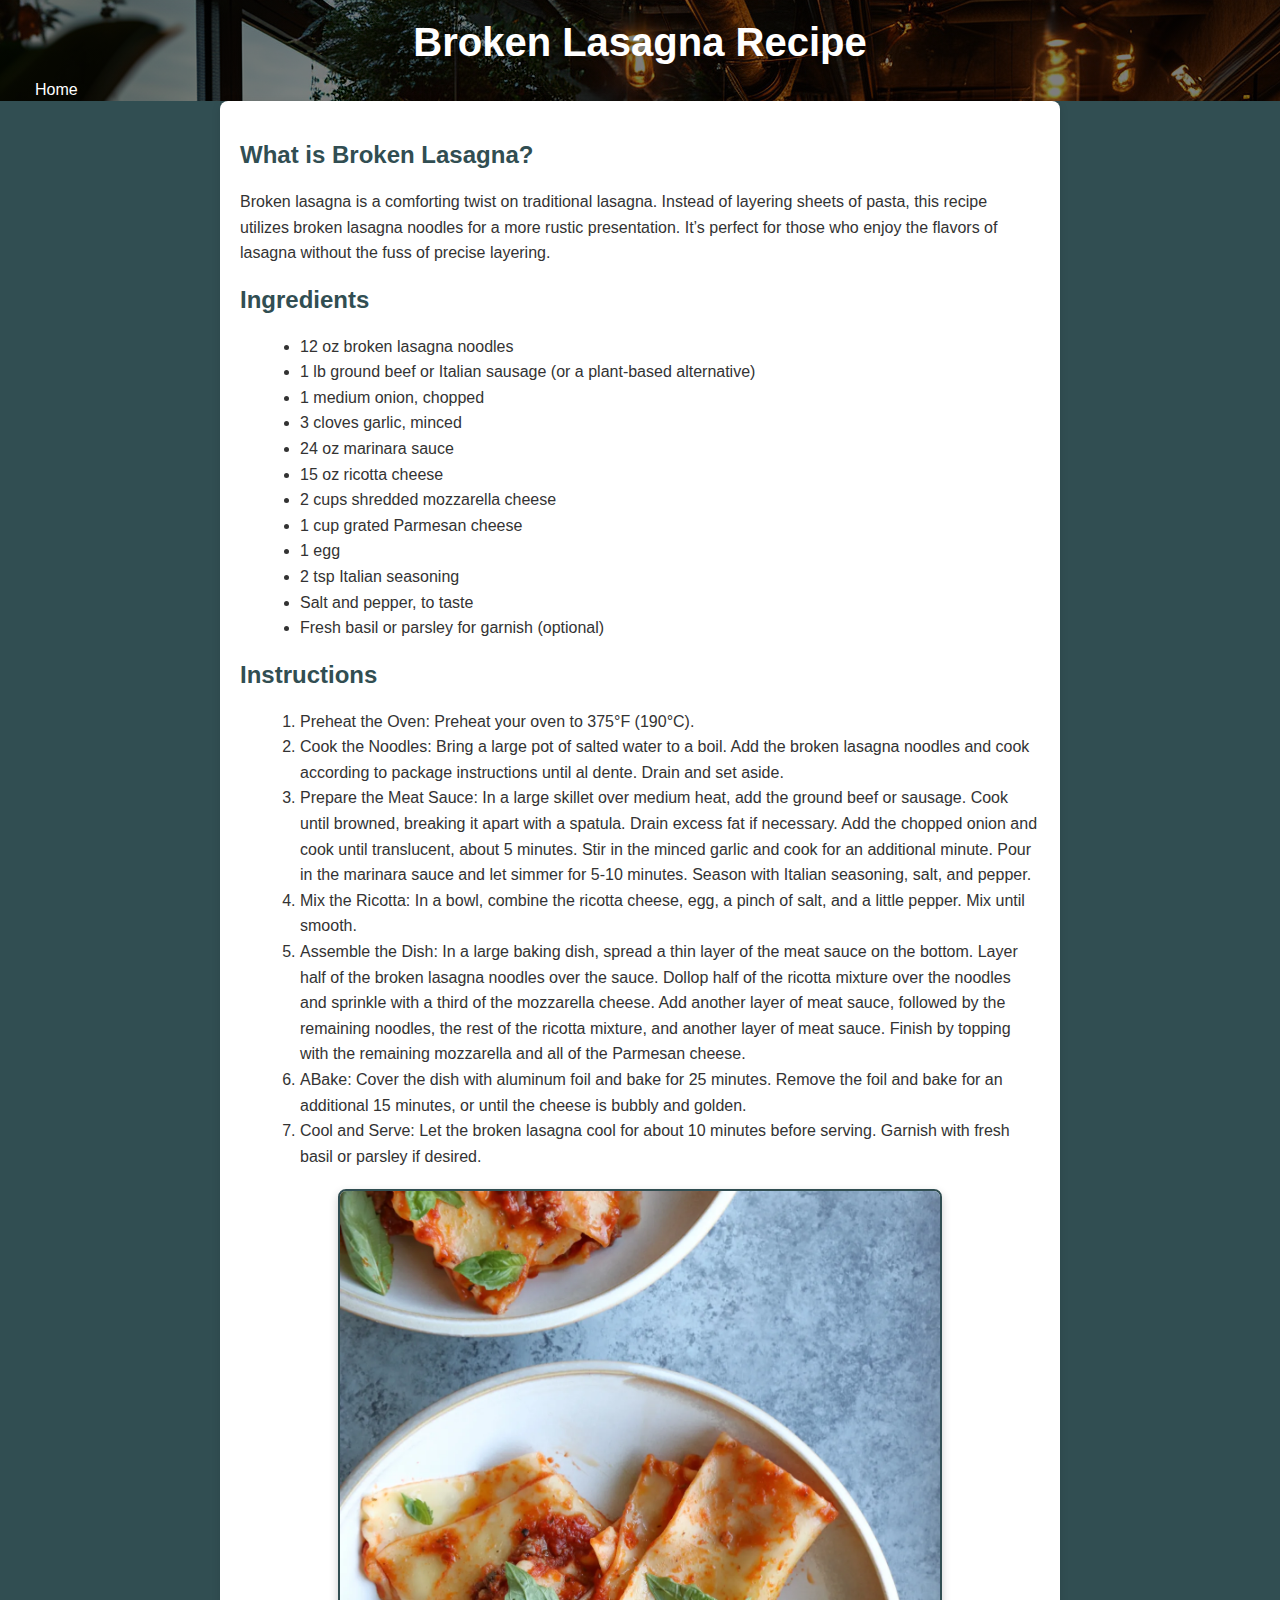
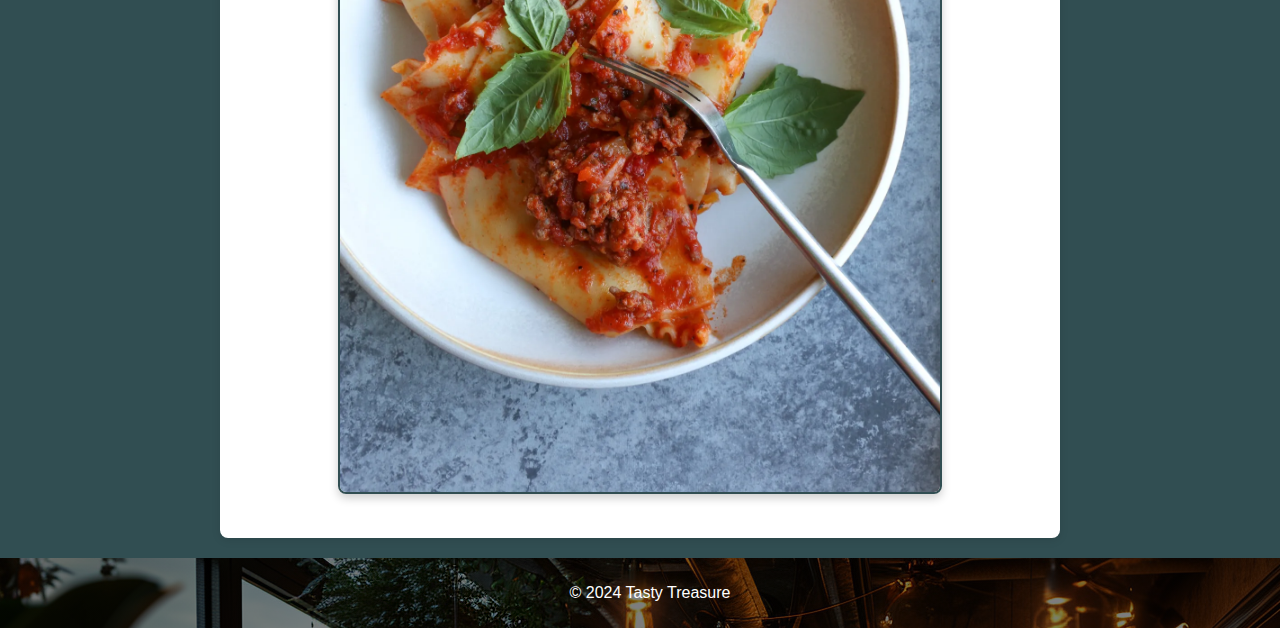
<file: lasagna.html>
<!DOCTYPE html>
<html lang="en">
<head>
    <meta charset="UTF-8">
    <meta name="viewport" content="width=device-width, initial-scale=1.0">
    <title>Broken Lasagna recipe</title>
    <link rel="stylesheet" href="recipe.css">
</head>
<body>
    <header>
        <h1>Broken Lasagna Recipe</h1> <nav>
            <ul>
                <li style="float: left;"><a href="index.html">Home</a></li>

            </ul>
        </nav>

    </header>
    <main>
        <section class="intro">
            <h2>What is Broken Lasagna?</h2>
            <p>
                Broken lasagna is a comforting twist on traditional lasagna. Instead of layering sheets of pasta, this recipe utilizes broken lasagna noodles for a more rustic presentation. It’s perfect for those who enjoy the flavors of lasagna without the fuss of precise layering.
            </p>
        </section>
        <section class="recipe">
            <h2>Ingredients</h2>
            <ul>
                <li>12 oz broken lasagna noodles</li>
                <li>1 lb ground beef or Italian sausage (or a plant-based alternative)</li>
                <li>1 medium onion, chopped</li>
                <li>3 cloves garlic, minced</li>
                <li>24 oz marinara sauce</li>
                <li>15 oz ricotta cheese</li>
                <li>2 cups shredded mozzarella cheese</li>
                <li>1 cup grated Parmesan cheese</li>
                <li>1 egg</li>
                <li>2 tsp Italian seasoning</li>
                <li>Salt and pepper, to taste</li>
                <li>Fresh basil or parsley for garnish (optional)</li>
            </ul>
            <h2>Instructions</h2>
            <ol>
                <li>Preheat the Oven:
                    Preheat your oven to 375°F (190°C).</li>
                <li>Cook the Noodles:
                    Bring a large pot of salted water to a boil. Add the broken lasagna noodles and cook according to package instructions until al dente. Drain and set aside.</li>
                <li>Prepare the Meat Sauce:
                    In a large skillet over medium heat, add the ground beef or sausage. Cook until browned, breaking it apart with a spatula. Drain excess fat if necessary.
                    
                    Add the chopped onion and cook until translucent, about 5 minutes. Stir in the minced garlic and cook for an additional minute.
                    
                    Pour in the marinara sauce and let simmer for 5-10 minutes. Season with Italian seasoning, salt, and pepper.</li>
                <li>Mix the Ricotta:
                    In a bowl, combine the ricotta cheese, egg, a pinch of salt, and a little pepper. Mix until smooth.</li>
                <li>Assemble the Dish:
                    In a large baking dish, spread a thin layer of the meat sauce on the bottom. Layer half of the broken lasagna noodles over the sauce.
                    
                    Dollop half of the ricotta mixture over the noodles and sprinkle with a third of the mozzarella cheese. Add another layer of meat sauce, followed by the remaining noodles, the rest of the ricotta mixture, and another layer of meat sauce.
                    
                    Finish by topping with the remaining mozzarella and all of the Parmesan cheese.</li>
                <li>ABake:
                    Cover the dish with aluminum foil and bake for 25 minutes. Remove the foil and bake for an additional 15 minutes, or until the cheese is bubbly and golden.
                    
                    </li>
                <li>Cool and Serve:
                    Let the broken lasagna cool for about 10 minutes before serving. Garnish with fresh basil or parsley if desired.
                    
                    </li>
            </ol>
        </section>
        <section class="image-container">
            <img src="r2.jfif" alt="Beef Steak" />
        </section>
    </main>
    <footer>
        <p>&copy; 2024 Tasty Treasure</p>
    </footer>
</body>
</html>
</file>
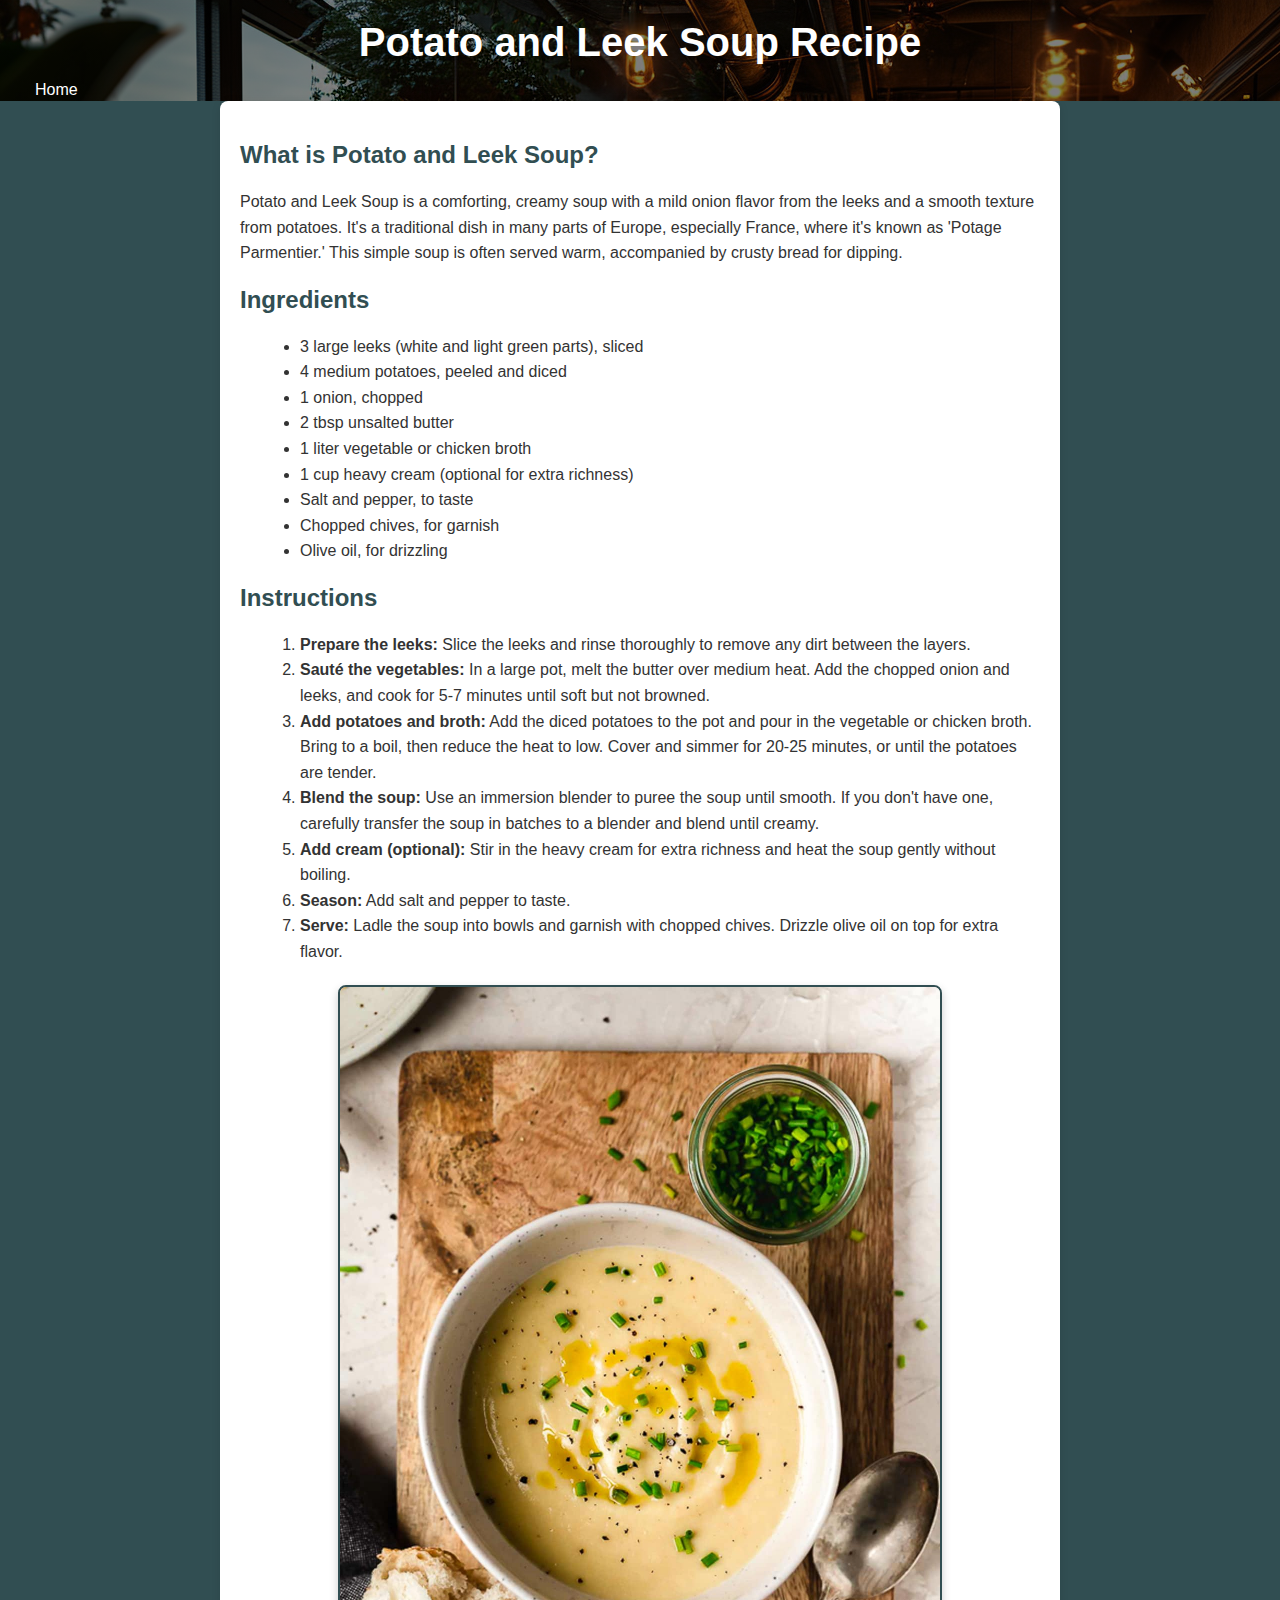
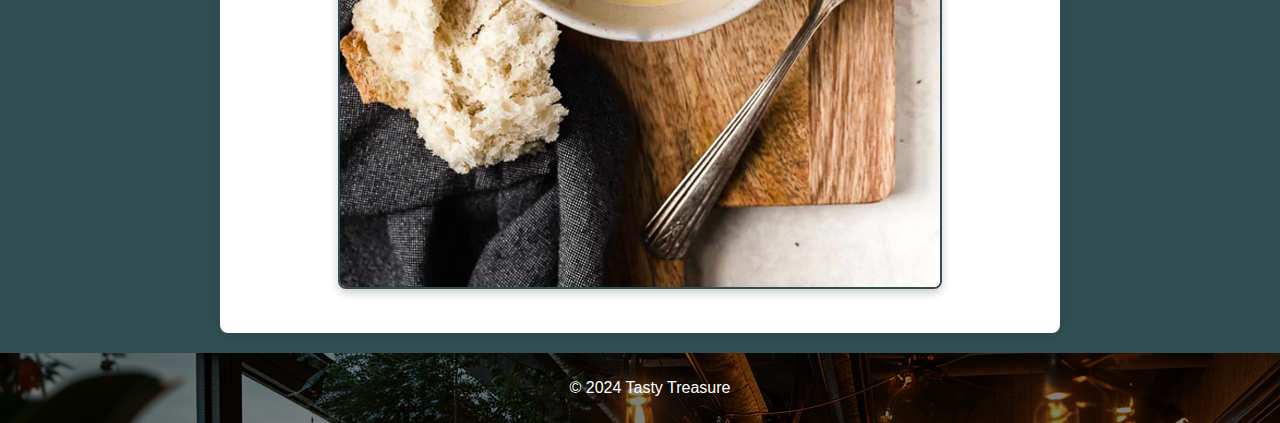
<file: potato.html>
<!DOCTYPE html>
<html lang="en">
<head>
    <meta charset="UTF-8">
    <meta name="viewport" content="width=device-width, initial-scale=1.0">
    <title>Potato and Leek Soup Recipe</title>
    <link rel="stylesheet" href="recipe.css">
</head>
<body>
    <header>
        <h1>Potato and Leek Soup Recipe</h1> <nav>
            <ul>
                <li style="float: left;"><a href="index.html">Home</a></li>

            </ul>
        </nav>

    </header>
    <main>
        <section class="intro">
            <h2>What is Potato and Leek Soup?</h2>
            <p>Potato and Leek Soup is a comforting, creamy soup with a mild onion flavor from the leeks and a smooth texture from potatoes. 
                It's a traditional dish in many parts of Europe, especially France, where it's known as 'Potage Parmentier.' 
                This simple soup is often served warm, accompanied by crusty bread for dipping.</p>
            
        </section>
        <section class="recipe">
            <h2>Ingredients</h2>
            <ul>
                <li>3 large leeks (white and light green parts), sliced</li>
        <li>4 medium potatoes, peeled and diced</li>
        <li>1 onion, chopped</li>
        <li>2 tbsp unsalted butter</li>
        <li>1 liter vegetable or chicken broth</li>
        <li>1 cup heavy cream (optional for extra richness)</li>
        <li>Salt and pepper, to taste</li>
        <li>Chopped chives, for garnish</li>
        <li>Olive oil, for drizzling</li>
            </ul>
            <h2>Instructions</h2>
            <ol>
                <li><strong>Prepare the leeks:</strong> Slice the leeks and rinse thoroughly to remove any dirt between the layers.</li>
        <li><strong>Sauté the vegetables:</strong> In a large pot, melt the butter over medium heat. Add the chopped onion and leeks, and cook for 5-7 minutes until soft but not browned.</li>
        <li><strong>Add potatoes and broth:</strong> Add the diced potatoes to the pot and pour in the vegetable or chicken broth. Bring to a boil, then reduce the heat to low. Cover and simmer for 20-25 minutes, or until the potatoes are tender.</li>
        <li><strong>Blend the soup:</strong> Use an immersion blender to puree the soup until smooth. If you don't have one, carefully transfer the soup in batches to a blender and blend until creamy.</li>
        <li><strong>Add cream (optional):</strong> Stir in the heavy cream for extra richness and heat the soup gently without boiling.</li>
        <li><strong>Season:</strong> Add salt and pepper to taste.</li>
        <li><strong>Serve:</strong> Ladle the soup into bowls and garnish with chopped chives. Drizzle olive oil on top for extra flavor.</li>
            </ol>
        </section>
        <section class="image-container">
            <img src="r6.jfif" alt="Pumpkin soup" />
        </section>
    </main>
    <footer>
        <p>&copy; 2024 Tasty Treasure</p>
    </footer>
</body>
</html>
</file>
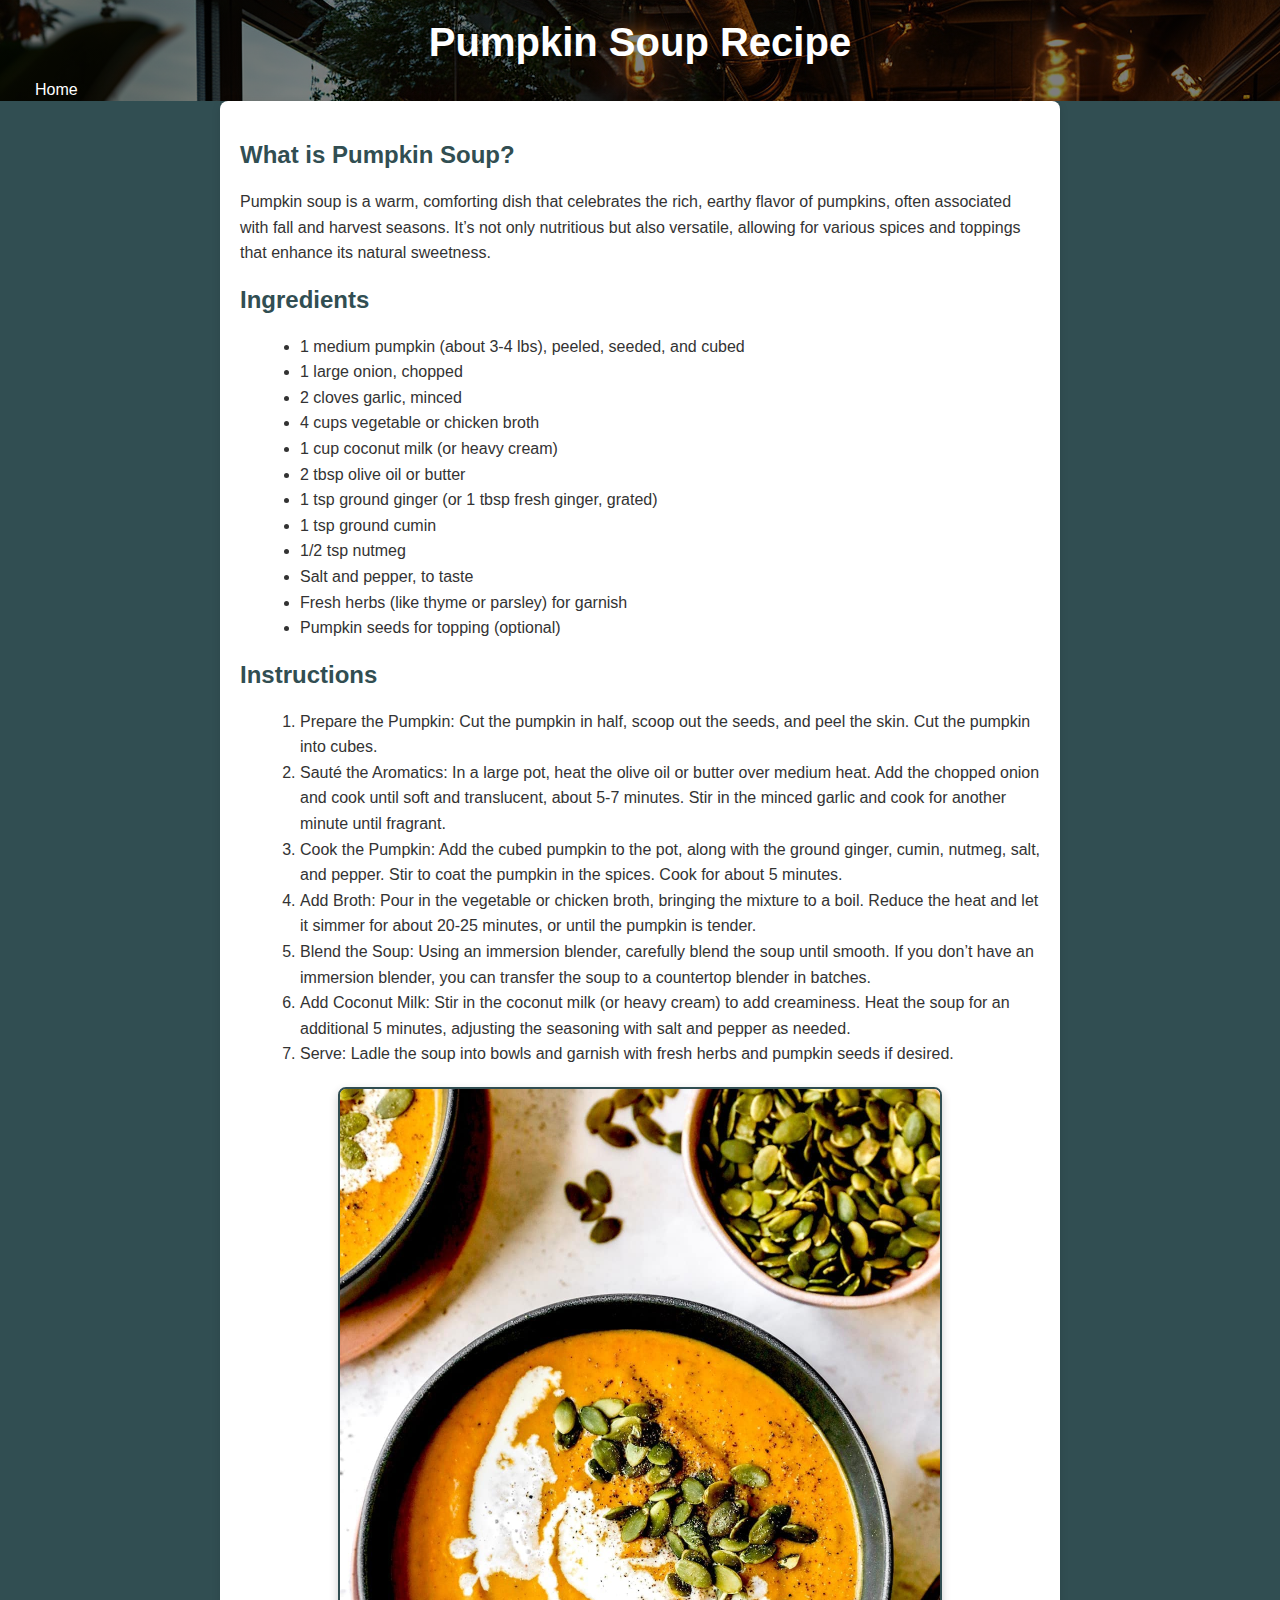
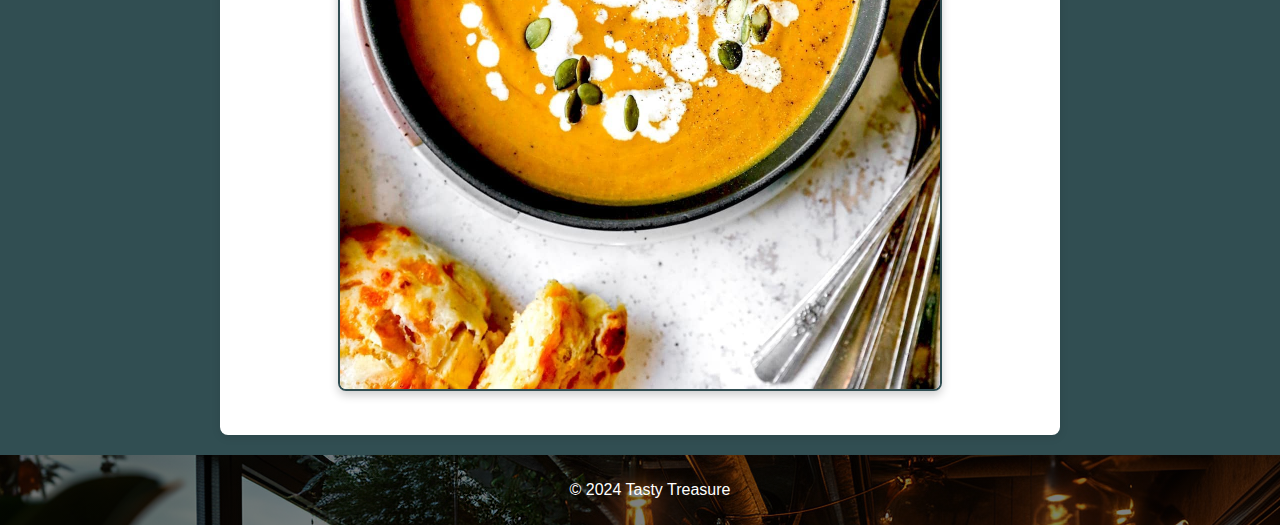
<file: pumpkin.html>
<!DOCTYPE html>
<html lang="en">
<head>
    <meta charset="UTF-8">
    <meta name="viewport" content="width=device-width, initial-scale=1.0">
    <title>Pumpkin Soup Recipe</title>
    <link rel="stylesheet" href="recipe.css">
</head>
<body>
    <header>
        <h1>Pumpkin Soup Recipe</h1> <nav>
            <ul>
                <li style="float: left;"><a href="index.html">Home</a></li>

            </ul>
        </nav>

    </header>
    <main>
        <section class="intro">
            <h2>What is Pumpkin Soup?</h2>
            <p>
                Pumpkin soup is a warm, comforting dish that celebrates the rich, earthy flavor of pumpkins, often associated with fall and harvest seasons. It’s not only nutritious but also versatile, allowing for various spices and toppings that enhance its natural sweetness.  </p>
        </section>
        <section class="recipe">
            <h2>Ingredients</h2>
            <ul>
                <li>1 medium pumpkin (about 3-4 lbs), peeled, seeded, and cubed</li>
                <li>1 large onion, chopped</li>
                <li>2 cloves garlic, minced</li>
                <li>4 cups vegetable or chicken broth</li>
                <li>1 cup coconut milk (or heavy cream)</li>
                <li>2 tbsp olive oil or butter</li>
                <li>1 tsp ground ginger (or 1 tbsp fresh ginger, grated)</li>
                <li>1 tsp ground cumin</li>
                <li>1/2 tsp nutmeg</li>
                <li>Salt and pepper, to taste</li>
                <li>Fresh herbs (like thyme or parsley) for garnish</li>
                <li>Pumpkin seeds for topping (optional)</li>
            </ul>
            <h2>Instructions</h2>
            <ol>
                <li>Prepare the Pumpkin:
                    Cut the pumpkin in half, scoop out the seeds, and peel the skin. Cut the pumpkin into cubes.</li>
                <li>Sauté the Aromatics:
                    In a large pot, heat the olive oil or butter over medium heat. Add the chopped onion and cook until soft and translucent, about 5-7 minutes. Stir in the minced garlic and cook for another minute until fragrant.</li>
                <li>Cook the Pumpkin:
                    Add the cubed pumpkin to the pot, along with the ground ginger, cumin, nutmeg, salt, and pepper. Stir to coat the pumpkin in the spices. Cook for about 5 minutes.</li>
                <li>Add Broth:
                    Pour in the vegetable or chicken broth, bringing the mixture to a boil. Reduce the heat and let it simmer for about 20-25 minutes, or until the pumpkin is tender.</li>
                <li>Blend the Soup:
                    Using an immersion blender, carefully blend the soup until smooth. If you don’t have an immersion blender, you can transfer the soup to a countertop blender in batches.</li>
                <li>Add Coconut Milk:
                    Stir in the coconut milk (or heavy cream) to add creaminess. Heat the soup for an additional 5 minutes, adjusting the seasoning with salt and pepper as needed.</li>
                <li>Serve:
                    Ladle the soup into bowls and garnish with fresh herbs and pumpkin seeds if desired.</li>
            </ol>
        </section>
        <section class="image-container">
            <img src="r3.jfif" alt="Pumpkin soup" />
        </section>
    </main>
    <footer>
        <p>&copy; 2024 Tasty Treasure</p>
    </footer>
</body>
</html>
</file>
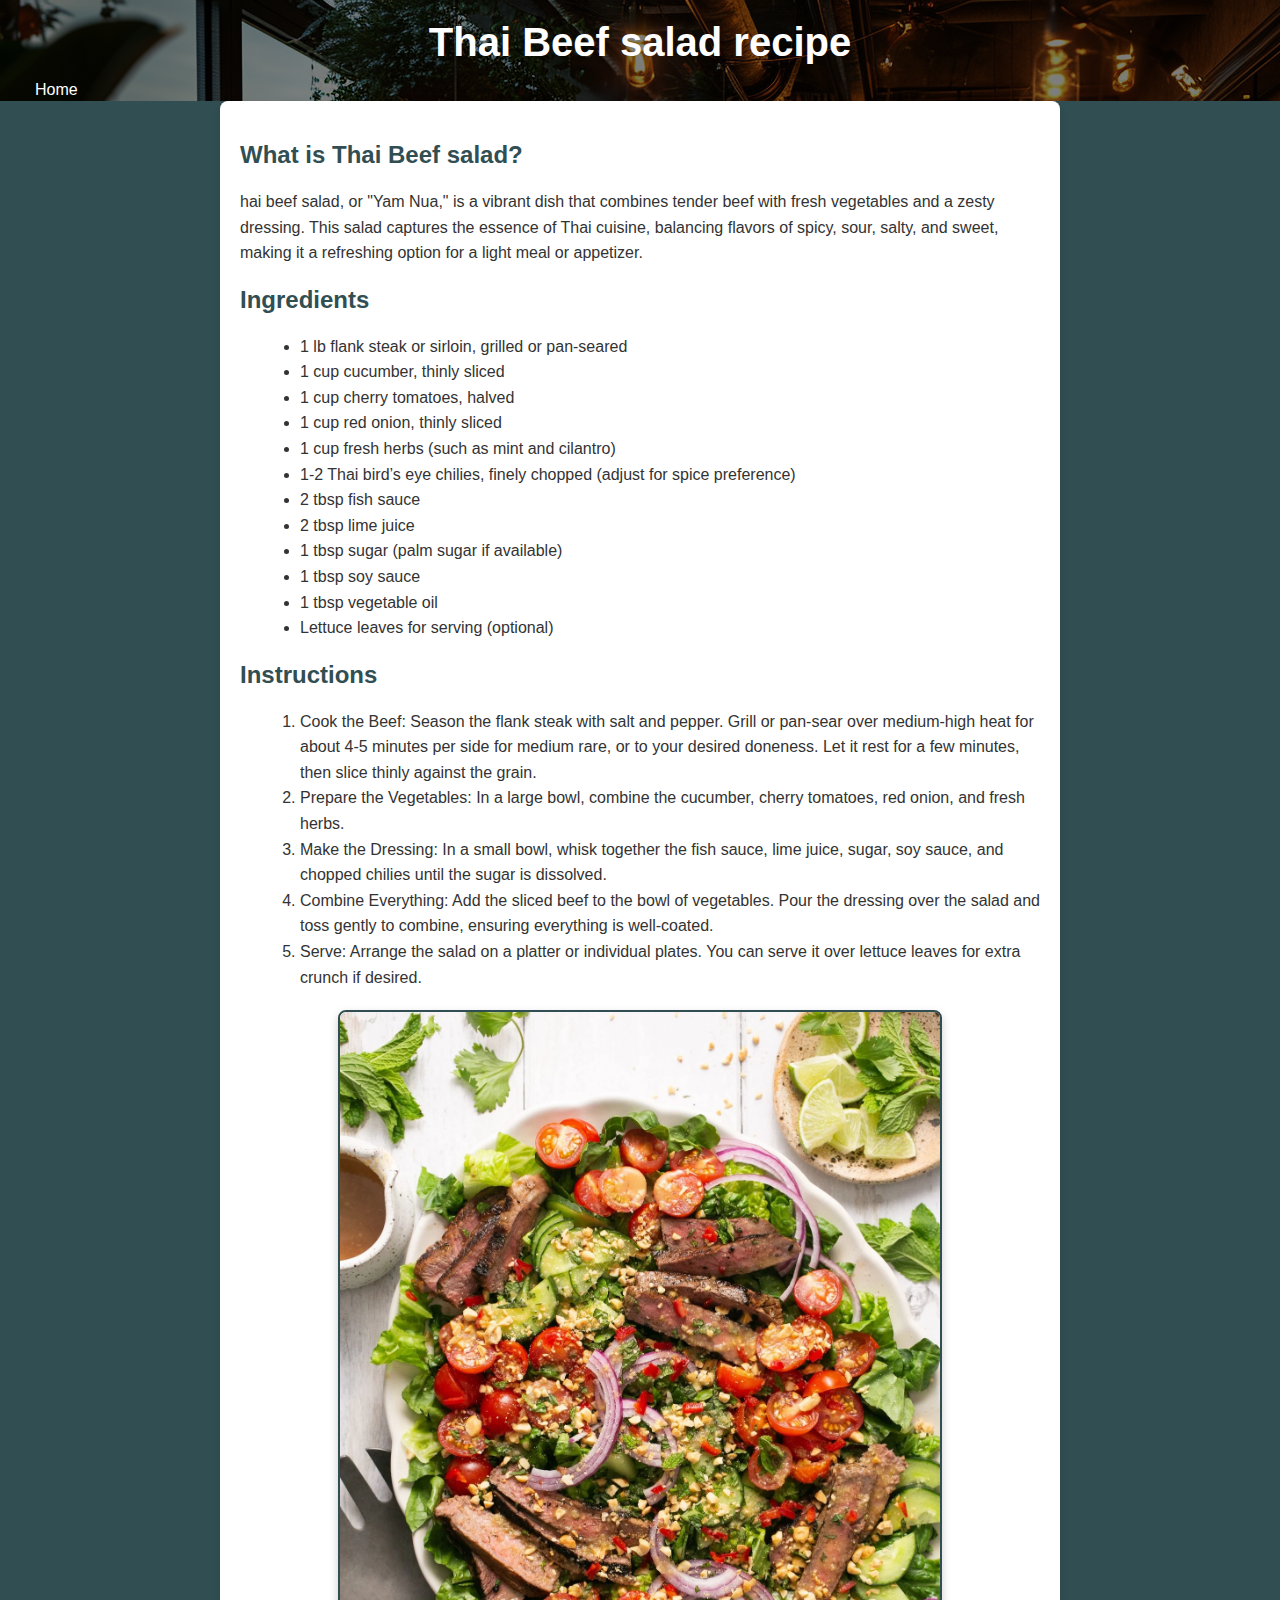
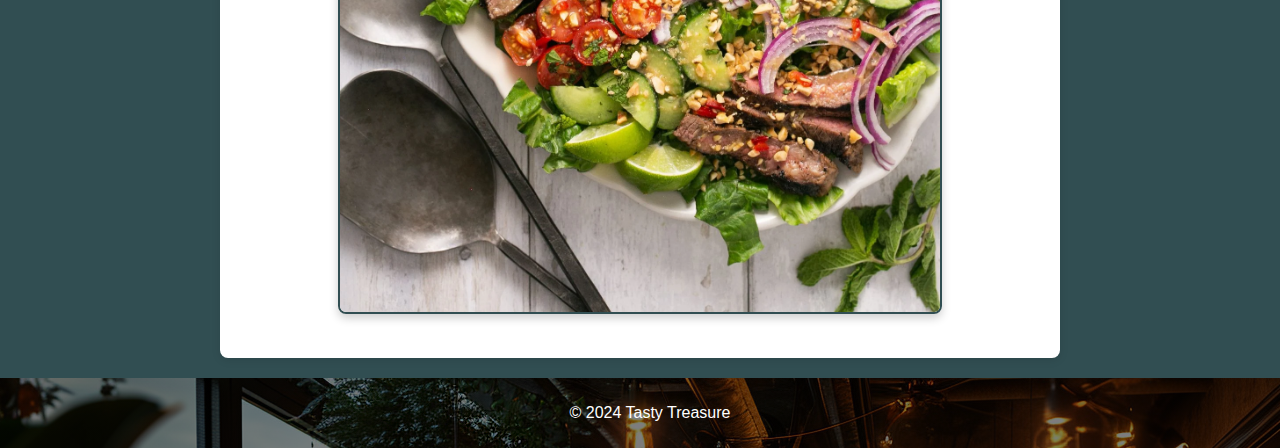
<file: thai.html>
<!DOCTYPE html>
<html lang="en">
<head>
    <meta charset="UTF-8">
    <meta name="viewport" content="width=device-width, initial-scale=1.0">
    <title>Thai Beef salad recipe</title>
    <link rel="stylesheet" href="recipe.css">
</head>
<body>
    <header>
        <h1>Thai Beef salad recipe</h1>
        <nav>
            <ul>
                <li style="float: left;"><a href="index.html">Home</a></li>

            </ul>
        </nav>

    </header>
    <main>
        <section class="intro">
            <h2>What is Thai Beef salad?</h2>
            <p>
                hai beef salad, or "Yam Nua," is a vibrant dish that combines tender beef with fresh vegetables and a zesty dressing. This salad captures the essence of Thai cuisine, balancing flavors of spicy, sour, salty, and sweet, making it a refreshing option for a light meal or appetizer. </section>
        <section class="recipe">
            <h2>Ingredients</h2>
            <ul>
                <li>1 lb flank steak or sirloin, grilled or pan-seared</li>
                <li>1 cup cucumber, thinly sliced</li>
                <li>1 cup cherry tomatoes, halved</li>
                <li>1 cup red onion, thinly sliced</li>
                <li>1 cup fresh herbs (such as mint and cilantro)</li>
                <li>1-2 Thai bird’s eye chilies, finely chopped (adjust for spice preference)</li>
                <li>2 tbsp fish sauce</li>
                <li>2 tbsp lime juice</li>
                <li>1 tbsp sugar (palm sugar if available)</li>
                <li>1 tbsp soy sauce</li>
                <li>1 tbsp vegetable oil</li>
                <li>Lettuce leaves for serving (optional)</li>
            </ul>
            <h2>Instructions</h2>
            <ol>
                <li>Cook the Beef:
                    Season the flank steak with salt and pepper. Grill or pan-sear over medium-high heat for about 4-5 minutes per side for medium rare, or to your desired doneness. Let it rest for a few minutes, then slice thinly against the grain.</li>
                <li>Prepare the Vegetables:
                    In a large bowl, combine the cucumber, cherry tomatoes, red onion, and fresh herbs.</li>
                <li>Make the Dressing:
                    In a small bowl, whisk together the fish sauce, lime juice, sugar, soy sauce, and chopped chilies until the sugar is dissolved.</li>
                <li>Combine Everything:
                    Add the sliced beef to the bowl of vegetables. Pour the dressing over the salad and toss gently to combine, ensuring everything is well-coated.</li>
                <li>Serve:
                    Arrange the salad on a platter or individual plates. You can serve it over lettuce leaves for extra crunch if desired.</li>
            </ol>
        </section>
        <section class="image-container">
            <img src="r4.jfif" alt="Thai Beef salad" />
        </section>
    </main>
    <footer>
        <p>&copy; 2024 Tasty Treasure</p>
    </footer>
</body>
</html>
</file>
<file: styles.css>
* {
    padding: 0;
    margin: 0;
    box-sizing: border-box;
    font-family: 'Josefin Sans', sans-serif;
}
html{
    scroll-behavior: smooth;
}
header{
width: 100%;
height: 80px;
display: flex;
align-items: center;
justify-content: space-between;
padding: 0 100px;
background: #314e52;
position: fixed;
transition: 0.5s;
z-index: 9999;
}
.hero{
    height: 100vh;
    width: 100%;
    background-image: linear-gradient(rgba(0,0,0,0.5),rgba(0,0,0,0.5),rgba(0,0,0,0.5)), url(login.png);
    background-position: center;
    background-size: cover;
}
.nav-bar ul{
    display: flex;
    list-style: none;
}
.nav-bar ul li a{
    display: block;
    color: #edffef;
    font-size: 20px;
    padding: 8px 25px;
    transition: .2s;
    margin: 0 5px;
    text-decoration: none;
}
.nav-bar ul li:hover a{
    background-color: #97a2a3;
    color: #213032;
    cursor: pointer;
}

.header .fa-bars{
    font-size: 2rem;
    color: #666;
    cursor: pointer;
    display: none;
}
.content{
    position: absolute;
    top: 40%;
    left: 8%;
    transform: translateY(-50%);
}
h1{
    color: #ffffff;
    font-size: 75px;
    margin: 20px 0px 20px;
}
h3{
    color: #edffef;
    font-size: 25px;
    margin-bottom: 50px;
}
h4{
    color: #edffef;
    letter-spacing: 2px;
    font-size: 20px;
}
.button{
position: absolute;
background-color: #213032;
color: #fff;
text-decoration: none;
border: 2px solid black;
font-weight: bold;
padding: 13px 30px;
transform: .4s;
}
.button a{
color: #fff;
text-decoration: none;
}
.button:hover{
    background-color: #97a2a3;
    color: #213032;
    border: 2px solid black;
    cursor: pointer;
}
.about{
    width: 100%;
    padding: 100px 0px;
    background-color: #314e52;
}
.about img{
    height: auto;
    width: 430px;
    border-radius: 20px 0 20px 0;
}
.main{
    width: 1130px;
    max-width: 95%;
    margin: 0 auto;
    display: flex;
    align-items: center;
    justify-content: space-between;
}
.about h2{
    color:#edffef;
    font-size: 75px;
    text-transform: capitalize;
    margin-top: 0px;
    margin-bottom: 20px;
    text-align: center;
}
.about-text p{
    color: #97a2a3;
    letter-spacing: 1px;
    line-height: 28px;
    font-size: 18px;
    margin-bottom: 45px;
}
.about-text{
    width: 500px;
}
/*Recipe Section CSS*/
.recipe{
    width: 100%;
    padding: 100px 0px;
    background-color: #213032;
}
.recipe h2{
    color: #edffef;
    font-size: 75px;
    text-transform: capitalize;
    margin-top: 0px;
    margin-bottom: 20px;
    text-align: center;
}
.box{
    display: flex;
    flex-wrap: wrap;
    align-items: center;
    justify-content: center;
}
.card{
    position: relative;
    width: 300px;
    height: 300px;
    margin: 10px;
    border: 1px solid #ccc;
    border-radius: 4px;
    box-shadow: 0 2px 4px rgba(0,0,0,0.1);
    overflow: hidden;
}
.box .card img{
    width: 100%;
    height: 1005;
    object-fit: cover;
   
}
.box .card .content{
    position: absolute;
    bottom: 0;
    left: 0;
    right: 0;
    padding: 15px;
    background-color: #edffef;
    color: #182f32;
    text-align: center;
    opacity: 0;
    transition: opacity 0.3s;
}
.box .card:hover .content{
    opacity: 1;
}
.card h3{
    font-size: 20px;
    margin-top: 0;
    margin-bottom: 10px;
    color: #213032;
}
.box .card p{
    font-size: 14px;
    margin-bottom: 10px;
}
.box .card button{
    position:relative;
    background-color: #213032;
    color: #fff;
    text-decoration: none;
    border: 2px solid black;
    font-weight: bold;
    transform:.4s;
    padding: 13px 30px;
 }
 .box .card button:hover{
    background-color: #97a2a3;
    color: #213032;
    border: 2px solid black;
    cursor: pointer;
 }
 /*Categories*/
 .categories{
    width: 100%;
    padding: 100px 0px;
    background-color: #314e52;
 }
 .categories h2{
    color:#edffef;
    font-size: 75px;
    text-transform: capitalize;
    margin-top: 0px;
    margin-bottom: 20px;
    text-align: center;
 }
 .ca-card{
    position: relative;
    width: 300px;
    height: 300px;
    margin: 10px;
    border: 5px solid #ccc;
    border-radius: 50%;
    box-shadow: 0 2px 4px rgba(0,0,0,0.1);
    overflow: hidden;
 }
 .box .ca-card .content{
    position: absolute;
    bottom: 0px;
    left: 0px;
    right: 0px;
    padding: 15px;
    background-color: #edffef;
    color: #182f32;
    text-align: center;
    opacity: 0;
    transition: opacity 0.3s;
 }
 .box .ca-card:hover .content{
    opacity: 1;
 }
 .ca-card h3{
    font-size: 20px;
    margin-top: 0;
    margin-bottom: 10px;
    color: #213032;
 }
.box .ca-card p{
    font-size: 14px;
    margin-bottom: 10px;
}
.box .ca-card button{
    position:relative;
    background-color: #213032;
    color: #fff;
    text-decoration: none;
    border: 2px solid black;
    font-weight: bold;
    transform:.4s;
    padding: 13px 30px;
}
.box .ca-card button:hover{
    background-color: #97a2a3;
    color: #213032;
    border: 2px solid black;
    cursor: pointer;
}
.box .ca-card img{
    width: 100%;
    height: 100%;
    object-fit: cover;
}
/*Contact form*/
.contact{
    display: flex;
    flex-wrap: wrap;
    justify-content: center;
    padding: 20px;
    background: #182f32;
}
.contact-info,.contact-form{
    width: 100%;
    max-width: 400px;
    margin: 20px;
    text-align: center;
    color: #edffef;
    font-size: 25px;
}
.contact-info h2, .contact-form h2{
    font-size: 24px;
    margin-bottom: 20px;
    color: #edffef;
}
.contact-form form{
    text-align: center;
}
.contact-form label, 
.contact-form input , 
.contact-form textarea ,
 .contact-form button {
display: block;
width: 100%;
margin-bottom: 10px;
}
.contact-form button{
    background-color: #213032;
    color: #fff;
    text-decoration: none;
    border: 2px solid black;
    font-weight: bold;
    transform:.4s;
    padding: 10px 0px;
}
.contact-form button:hover{
    background-color: #97a2a3;
    color: #213032;
    border: 2px solid black;
    cursor: pointer;
}
.contact-form label{
    text-align: left;
    color: #edffef;
}
.contact-form input, .contact-form textarea{
    padding: 8px;
}
.contact-info p{
padding: 15px;
}
.social-icons{
    display: flex;
    justify-content: center;
    margin-top: 10px;
}
.social-icon{
    display: inline-block;
    width: 40px;
    height: 40px;
    margin: 0 10px;
    color: #97a2a3;
    text-align: center;
    line-height: 40px;
    font-size: 38px;
}
.social-icon:hover{
    color: #314e52;
    cursor: pointer;
}
footer{
    padding: 20px 0;
    background: #182f32;
}
footer h5{
    font-size: 25px;
    margin-top: 10px;
    text-align: center;
    color: #97a2a3;
}


@media (max-width:768px){

    html{
      font-size: 50%;
    }
  
    .header .fa-bars{
      display: block;
    }
  
    .header nav{
      position: fixed;
      top:6rem; right: -120%;
      height:calc(100vh - 6rem);
      width:100vw;
      background: rgba(0,0,0,.5);
      z-index: 1000;
      border-top: .1rem solid rgba(0,0,0,.3);
    }
  
    .header nav ul{
      height: 100%;
      width:33rem;
      background:#fff;
      flex-flow: column;
      justify-content: center;
      float: right;
    }
  
    .header nav ul li{
      margin:1rem 0;
    }
  
    .header nav ul li a{
      display: block;
      padding:.5rem 0;
      border: .1rem solid rgba(0,0,0,.3);
      width:25rem;
      border-radius: 5rem;
      text-align: center;
    }
  
    .header nav ul li a:hover{
      background:#333;
      color:#fff;
    }
  
    .header .nav-toggle{
      right: 0%;
    }
  
  }
</file>
<file: categories.css>
/* General Styles */
body {
    font-family: 'Arial', sans-serif;
    margin: 0;
    padding: 0;
    background-color: #f0f4f8;
    color: #333;
}

header {
    background-image: linear-gradient(rgba(0,0,0,0.5),rgba(0,0,0,0.5),rgba(0,0,0,0.5)), url(login.png);
    text-align: center;
    padding: 40px;
    box-shadow: 0 4px 10px rgba(0, 0, 0, 0.2);
    
}

h1 {
    font-size: 3em;
    margin: 0;
    color: #e2bb3c;
}

p {
    font-size: 1.2em;
    margin: 10px 0;
}
nav ul {
    list-style-type: none;
    padding: 0;
    align-items: end;
}

nav ul li {
    display: inline;
    margin: 0 15px;
}

nav ul li a {
    color: white;
    text-decoration: none;
}

main {
    padding: 20px;
    display: flex;
    flex-direction: column;
    align-items: center;
}

.desserts {
    display: grid;
    grid-template-columns: repeat(auto-fit, minmax(250px, 1fr));
    gap: 20px;
    max-width: 1200px;
    margin: 0 auto;
}

/* Dessert Card Styles */
.dessert {
    background-color: #fff;
    border-radius: 15px;
    box-shadow: 0 4px 20px rgba(0, 0, 0, 0.1);
    transition: transform 0.3s, box-shadow 0.3s;
    overflow: hidden;
    text-align: center;
    padding: 20px;
}

.dessert:hover {
    transform: translateY(-5px);
    box-shadow: 0 6px 30px rgba(0, 0, 0, 0.2);
}

.dessert img {
    border-radius: 15px;
    width: 100%;
    height: 150px;
    object-fit: cover;
}

h2 {
    font-size: 1.8em;
    margin: 15px 0;
}

h3 {
    font-size: 1.4em;
    margin: 10px 0;
    color: #ff6600;
}

/* List Styles */
ul {
    list-style-type: none;
    padding: 0;
}

li {
    margin: 5px 0;
}

/* Footer Styles */
footer {
    text-align: center;
    padding: 20px;
    background-image: linear-gradient(rgba(0,0,0,0.5),rgba(0,0,0,0.5),rgba(0,0,0,0.5)), url(login.png);
    color: #fff;
    position: relative;
    bottom: 0;
    width: 100%;
}

footer p {
    margin: 0;
    font-size: 1em;
}

/* Responsive Styles */
@media (max-width: 768px) {
    h1 {
        font-size: 2.5em;
    }

    h2 {
        font-size: 1.6em;
    }

    h3 {
        font-size: 1.2em;
    }

    footer p {
        font-size: 0.9em;
    }
}
</file>
<file: recipe.css>
body {
    font-family: Arial, sans-serif;
    margin: 0;
    padding: 0;
    background-color: #314e52;
    color: #333;
}

header {
    background-image: linear-gradient(rgba(0,0,0,0.5),rgba(0,0,0,0.5),rgba(0,0,0,0.5)), url(login.png);
    color: white;
    padding: 20px;
    text-align: center;
}

nav ul {
    list-style-type: none;
    padding: 0;
    align-items: end;
}

nav ul li {
    display: inline;
    margin: 0 15px;
}

nav ul li a {
    color: white;
    text-decoration: none;
}

h1 {
    margin: 0;
    font-size: 2.5em;
}

h2 {
    color: #314e52;
    margin-top: 20px;
}

main {
    padding: 20px;
    max-width: 800px;
    margin: auto;
    background: white;
    border-radius: 8px;
    box-shadow: 0 2px 10px rgba(0, 0, 0, 0.1);
}

.intro, .recipe {
    margin-bottom: 20px;
}

.intro p {
    line-height: 1.6;
}

.recipe ul, .recipe ol {
    margin-left: 20px;
    line-height: 1.6;
}

.image-container {
    text-align: center;
    margin: 20px 0;
}

.image-container img {
    width: 100%;
    max-width: 600px;
    border-radius: 8px;
    border: 2px solid #314e52; /* Added border for style */
    box-shadow: 0 4px 10px rgba(0, 0, 0, 0.2); /* Added shadow for depth */
}

footer {
    text-align: center;
    padding: 10px;
    background-image: linear-gradient(rgba(0,0,0,0.5),rgba(0,0,0,0.5),rgba(0,0,0,0.5)), url(login.png);
    color: white;
    position: relative;
    bottom: 0;
    width: 100%;
    margin-top: 20px; /* Added margin for spacing */
}
</file>
<file: tips.css>
body {
    font-family: Arial, sans-serif;
    line-height: 1.6;
    margin: 0;
    padding: 0;
    background-color: #314e52;
}

header {
    background-image: linear-gradient(rgba(0,0,0,0.5),rgba(0,0,0,0.5),rgba(0,0,0,0.5)), url(login.png);
    color: #f0d683;
    padding: 5px 0;
    text-align: center;
}

nav ul {
    list-style-type: none;
    padding: 0;

}

nav ul li {
    display: inline;
    margin: 0 15px;
}

nav ul li a {
    color: white;
    text-decoration: none;
}

.container {
    max-width: 800px;
    margin: 20px auto;
    padding: 20px;
    background-color: white;
    box-shadow: 0 0 10px rgba(0, 0, 0, 0.1);
    border-radius: 8px;
}

h2 {
    color: #555;
    border-bottom: 2px solid #eee;
    padding-bottom: 10px;
}

h3 {
    color: #333;
}

p {
    color: #666;
    margin-bottom: 15px;
}

.tip-image {
    width: 100%;
    height: auto;
    margin: 10px 0;
    border-radius: 5px;
}

footer {
    text-align: center;
    padding: 15px 0;
    background-image: linear-gradient(rgba(0,0,0,0.5),rgba(0,0,0,0.5),rgba(0,0,0,0.5)), url(login.png);
    color: white;
    position: relative;
    bottom: 0;
    width: 100%;
}
</file>
